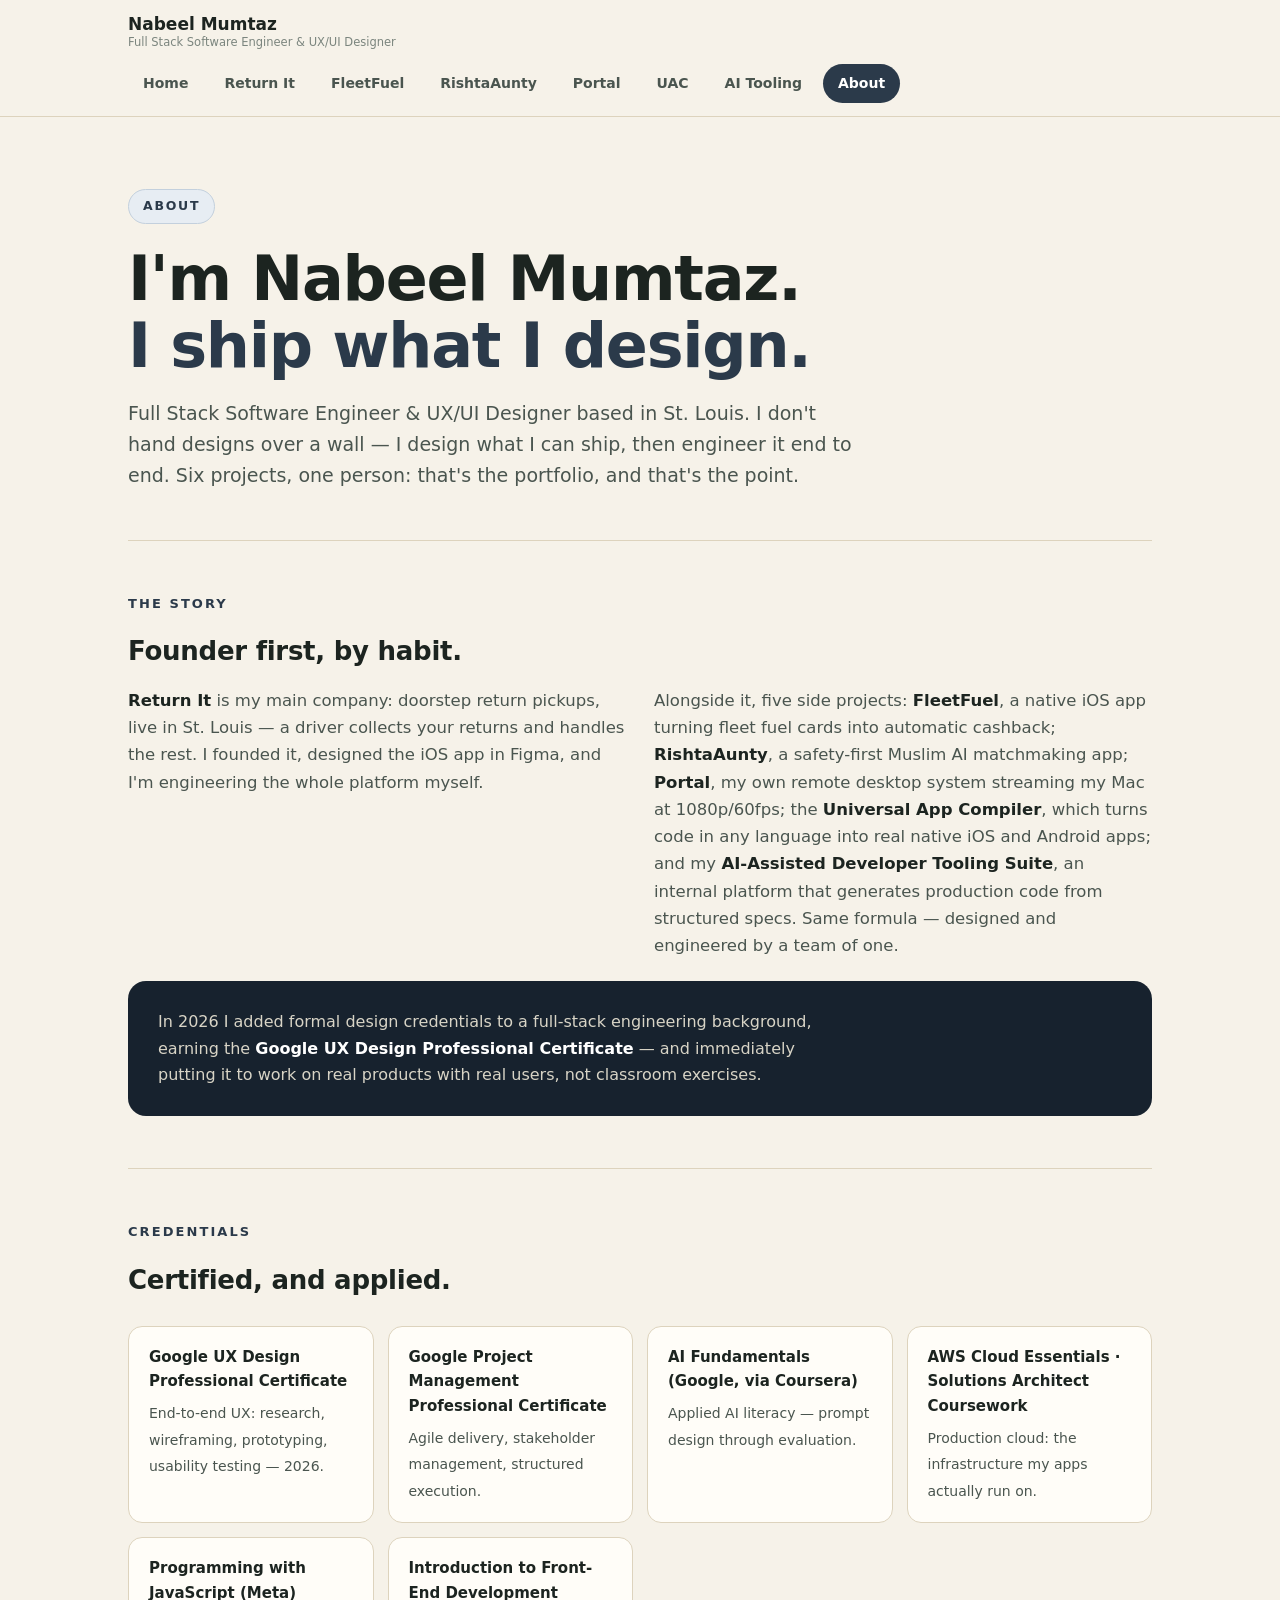
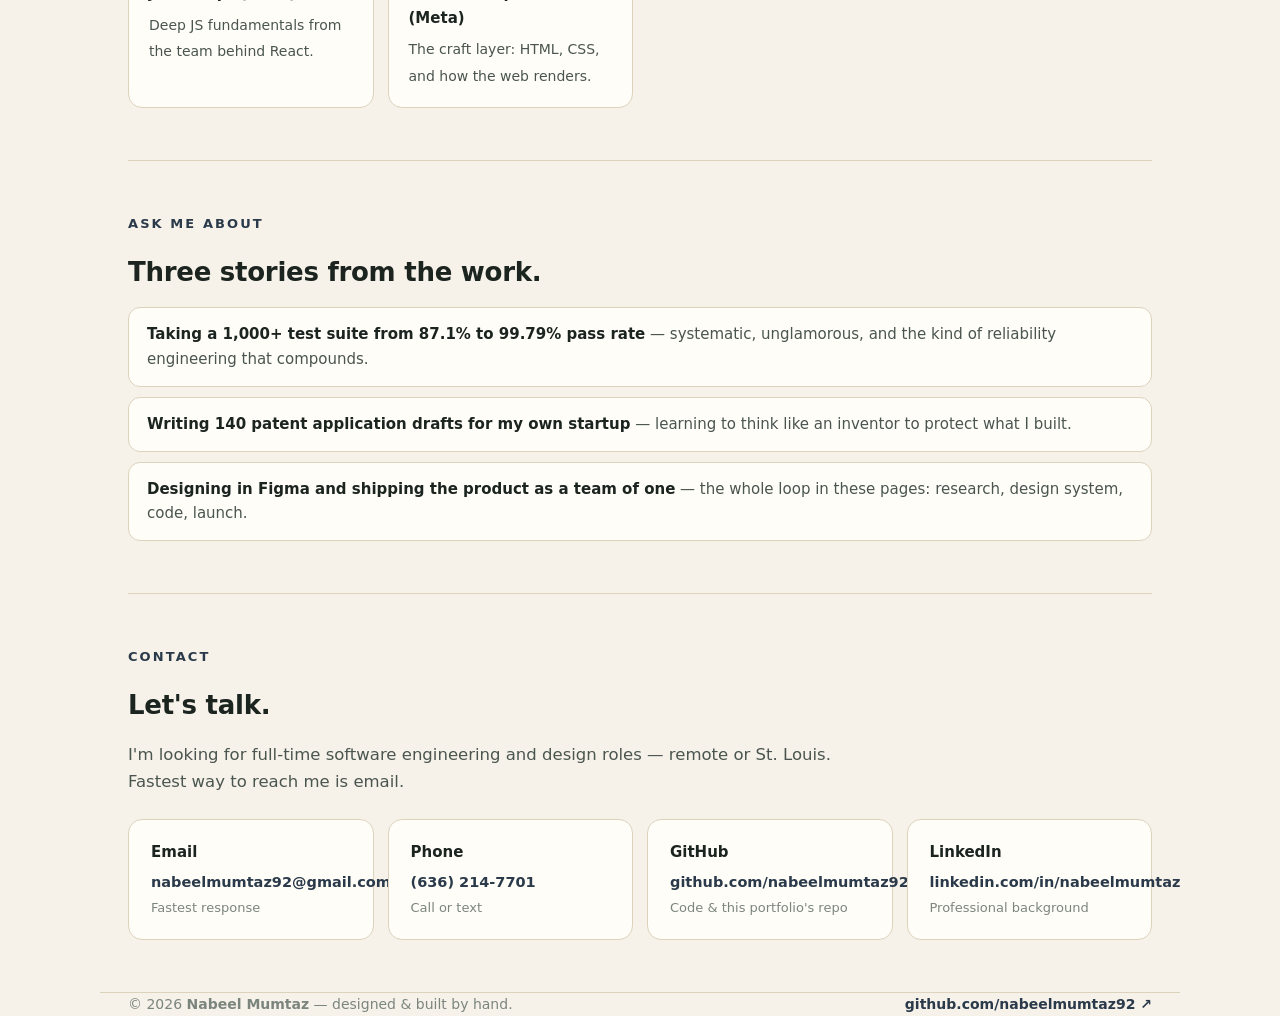
<file: about.html>
<!DOCTYPE html>
<html lang="en">
<head>
<meta charset="UTF-8">
<meta name="viewport" content="width=device-width, initial-scale=1.0">
<title>About | Nabeel Mumtaz</title>
<meta name="description" content="About Nabeel Mumtaz — Full Stack Software Engineer & UX/UI Designer, founder of Return It, FleetFuel, and RishtaAunty. Based in St. Louis.">
<style>
/* Shared portfolio styles — House Call base */
:root{
  --paper:#f6f2e9;
  --paper-deep:#efe8d8;
  --card:#fffdf8;
  --ink:#1c2420;
  --ink-soft:#4a554f;
  --ink-faint:#7b857e;
  --line:#ddd3bd;
  --accent:#2b3a4a;
  --accent-deep:#1b2634;
  --accent-soft:#e7edf3;
  --accent-line:#c3d0dd;
  --dark:#17222e;
  --radius:18px;
}
*{margin:0;padding:0;box-sizing:border-box}
body{
  font-family:"Avenir Next","Segoe UI",system-ui,-apple-system,sans-serif;
  background:var(--paper);
  color:var(--ink);
  line-height:1.65;
  -webkit-font-smoothing:antialiased;
}
.wrap{max-width:1080px;margin:0 auto;padding:0 28px}

/* ---------- nav ---------- */
.nav{
  position:sticky;top:0;z-index:50;
  background:var(--paper);
  border-bottom:1px solid var(--line);
}
.nav-inner{
  max-width:1080px;margin:0 auto;padding:13px 28px;
  display:flex;justify-content:space-between;align-items:center;gap:14px;flex-wrap:wrap;
}
.nav .brand{font-weight:800;font-size:17px;color:var(--ink);text-decoration:none;line-height:1.3}
.nav .brand small{display:block;font-weight:400;color:var(--ink-faint);font-size:11.5px}
.nav-links{display:flex;gap:6px;flex-wrap:wrap}
.nav-links a{
  font-size:14px;font-weight:600;color:var(--ink-soft);text-decoration:none;
  padding:8px 15px;border-radius:999px;
}
.nav-links a:hover{background:var(--accent-soft);color:var(--accent-deep)}
.nav-links a.active{background:var(--accent);color:#fff}

/* ---------- hero ---------- */
.hero{padding:72px 0 48px;text-align:left}
.kicker{
  display:inline-block;font-size:12.5px;font-weight:700;letter-spacing:.14em;text-transform:uppercase;
  color:var(--accent);background:var(--accent-soft);border:1px solid var(--accent-line);
  padding:6px 14px;border-radius:999px;margin-bottom:22px;
}
.hero h1{font-size:clamp(38px,5.4vw,62px);line-height:1.08;letter-spacing:-.02em;font-weight:800;max-width:16ch}
.hero h1 em{font-style:normal;color:var(--accent)}
.hero .lede{font-size:19px;color:var(--ink-soft);max-width:60ch;margin-top:18px}

/* ---------- sections ---------- */
section{padding:52px 0;border-top:1px solid var(--line)}
section h2{font-size:13px;font-weight:800;letter-spacing:.16em;text-transform:uppercase;color:var(--accent);margin-bottom:16px}
section h3{font-size:26px;letter-spacing:-.01em;margin-bottom:14px;font-weight:750}
section p{color:var(--ink-soft);max-width:68ch;margin-bottom:14px;font-size:16.5px}
section p strong{color:var(--ink)}
.two{display:grid;grid-template-columns:1fr 1fr;gap:28px}
@media(max-width:760px){.two{grid-template-columns:1fr}}

.callout{background:var(--dark);color:#f2efe6;border-radius:var(--radius);padding:28px 30px;margin-top:8px}
.callout p{color:#d8d4c6;margin:0;font-size:16px}
.callout p strong{color:#fff}

/* ---------- certs ---------- */
.feat-grid{display:grid;grid-template-columns:repeat(auto-fit,minmax(240px,1fr));gap:14px;margin-top:24px}
.feat{background:var(--card);border:1px solid var(--line);border-radius:14px;padding:18px 20px}
.feat b{display:block;margin-bottom:6px;font-size:15px}
.feat span{font-size:14px;color:var(--ink-soft)}

/* ---------- hooks ---------- */
.hooks{list-style:none;margin-top:6px;display:grid;gap:10px}
.hooks li{background:var(--card);border:1px solid var(--line);border-radius:12px;padding:14px 18px;font-size:15px;color:var(--ink-soft)}
.hooks li b{color:var(--ink)}

/* ---------- contact ---------- */
.contact-cards{display:grid;grid-template-columns:repeat(auto-fit,minmax(220px,1fr));gap:14px;margin-top:24px}
.contact-card{
  background:var(--card);border:1px solid var(--line);border-radius:14px;padding:20px 22px;
  text-decoration:none;color:var(--ink);display:block;transition:transform .15s ease;
}
.contact-card:hover{transform:translateY(-2px)}
.contact-card b{display:block;font-size:15px;margin-bottom:4px}
.contact-card span{font-size:14.5px;color:var(--accent);font-weight:600}
.contact-card small{display:block;font-size:13px;color:var(--ink-faint);margin-top:2px}

footer{
  border-top:1px solid var(--line);padding:34px 0 48px;display:flex;justify-content:space-between;
  align-items:center;flex-wrap:wrap;gap:12px;color:var(--ink-faint);font-size:14px;
}
footer a{color:var(--accent);font-weight:600;text-decoration:none}
footer a:hover{text-decoration:underline}

</style>
</head>
<body>

<nav class="nav">
  <div class="nav-inner">
    <a class="brand" href="index.html">Nabeel Mumtaz<small>Full Stack Software Engineer &amp; UX/UI Designer</small></a>
    <div class="nav-links">
      <a href="index.html">Home</a>
      <a href="returnit.html">Return It</a>
      <a href="fleetfuel.html">FleetFuel</a>
      <a href="rishtaaunty.html">RishtaAunty</a>
      <a href="portal.html">Portal</a>
      <a href="uac.html">UAC</a>
      <a href="ai-tooling.html">AI Tooling</a>
      <a href="about.html" class="active">About</a>
    </div>
  </div>
</nav>

<div class="wrap">
  <div class="hero">
    <span class="kicker">About</span>
    <h1>I'm Nabeel Mumtaz. <em>I ship what I design.</em></h1>
    <p class="lede">Full Stack Software Engineer &amp; UX/UI Designer based in St. Louis. I don't hand designs over a wall — I design what I can ship, then engineer it end to end. Six projects, one person: that's the portfolio, and that's the point.</p>
  </div>

  <section>
    <h2>The story</h2>
    <h3>Founder first, by habit.</h3>
    <div class="two">
      <div>
        <p><strong>Return It</strong> is my main company: doorstep return pickups, live in St. Louis — a driver collects your returns and handles the rest. I founded it, designed the iOS app in Figma, and I'm engineering the whole platform myself.</p>
      </div>
      <div>
        <p>Alongside it, five side projects: <strong>FleetFuel</strong>, a native iOS app turning fleet fuel cards into automatic cashback; <strong>RishtaAunty</strong>, a safety-first Muslim AI matchmaking app; <strong>Portal</strong>, my own remote desktop system streaming my Mac at 1080p/60fps; the <strong>Universal App Compiler</strong>, which turns code in any language into real native iOS and Android apps; and my <strong>AI-Assisted Developer Tooling Suite</strong>, an internal platform that generates production code from structured specs. Same formula — designed and engineered by a team of one.</p>
      </div>
    </div>
    <div class="callout">
      <p>In 2026 I added formal design credentials to a full-stack engineering background, earning the <strong>Google UX Design Professional Certificate</strong> — and immediately putting it to work on real products with real users, not classroom exercises.</p>
    </div>
  </section>

  <section>
    <h2>Credentials</h2>
    <h3>Certified, and applied.</h3>
    <div class="feat-grid">
      <div class="feat"><b>Google UX Design Professional Certificate</b><span>End-to-end UX: research, wireframing, prototyping, usability testing — 2026.</span></div>
      <div class="feat"><b>Google Project Management Professional Certificate</b><span>Agile delivery, stakeholder management, structured execution.</span></div>
      <div class="feat"><b>AI Fundamentals (Google, via Coursera)</b><span>Applied AI literacy — prompt design through evaluation.</span></div>
      <div class="feat"><b>AWS Cloud Essentials · Solutions Architect Coursework</b><span>Production cloud: the infrastructure my apps actually run on.</span></div>
      <div class="feat"><b>Programming with JavaScript (Meta)</b><span>Deep JS fundamentals from the team behind React.</span></div>
      <div class="feat"><b>Introduction to Front-End Development (Meta)</b><span>The craft layer: HTML, CSS, and how the web renders.</span></div>
    </div>
  </section>

  <section>
    <h2>Ask me about</h2>
    <h3>Three stories from the work.</h3>
    <ul class="hooks">
      <li><b>Taking a 1,000+ test suite from 87.1% to 99.79% pass rate</b> — systematic, unglamorous, and the kind of reliability engineering that compounds.</li>
      <li><b>Writing 140 patent application drafts for my own startup</b> — learning to think like an inventor to protect what I built.</li>
      <li><b>Designing in Figma and shipping the product as a team of one</b> — the whole loop in these pages: research, design system, code, launch.</li>
    </ul>
  </section>

  <section>
    <h2>Contact</h2>
    <h3>Let's talk.</h3>
    <p>I'm looking for full-time software engineering and design roles — remote or St. Louis. Fastest way to reach me is email.</p>
    <div class="contact-cards">
      <a class="contact-card" href="mailto:nabeelmumtaz92@gmail.com">
        <b>Email</b><span>nabeelmumtaz92@gmail.com</span><small>Fastest response</small>
      </a>
      <a class="contact-card" href="tel:+16362147701">
        <b>Phone</b><span>(636) 214-7701</span><small>Call or text</small>
      </a>
      <a class="contact-card" href="https://github.com/nabeelmumtaz92" target="_blank" rel="noopener">
        <b>GitHub</b><span>github.com/nabeelmumtaz92</span><small>Code &amp; this portfolio's repo</small>
      </a>
      <a class="contact-card" href="https://www.linkedin.com/in/nabeelmumtaz" target="_blank" rel="noopener">
        <b>LinkedIn</b><span>linkedin.com/in/nabeelmumtaz</span><small>Professional background</small>
      </a>
    </div>
  </section>
</div>

<footer class="wrap">
  <div>© 2026 <b>Nabeel Mumtaz</b> — designed &amp; built by hand.</div>
  <div><a href="https://github.com/nabeelmumtaz92" target="_blank" rel="noopener">github.com/nabeelmumtaz92 ↗</a></div>
</footer>

</body>
</html>
</file>
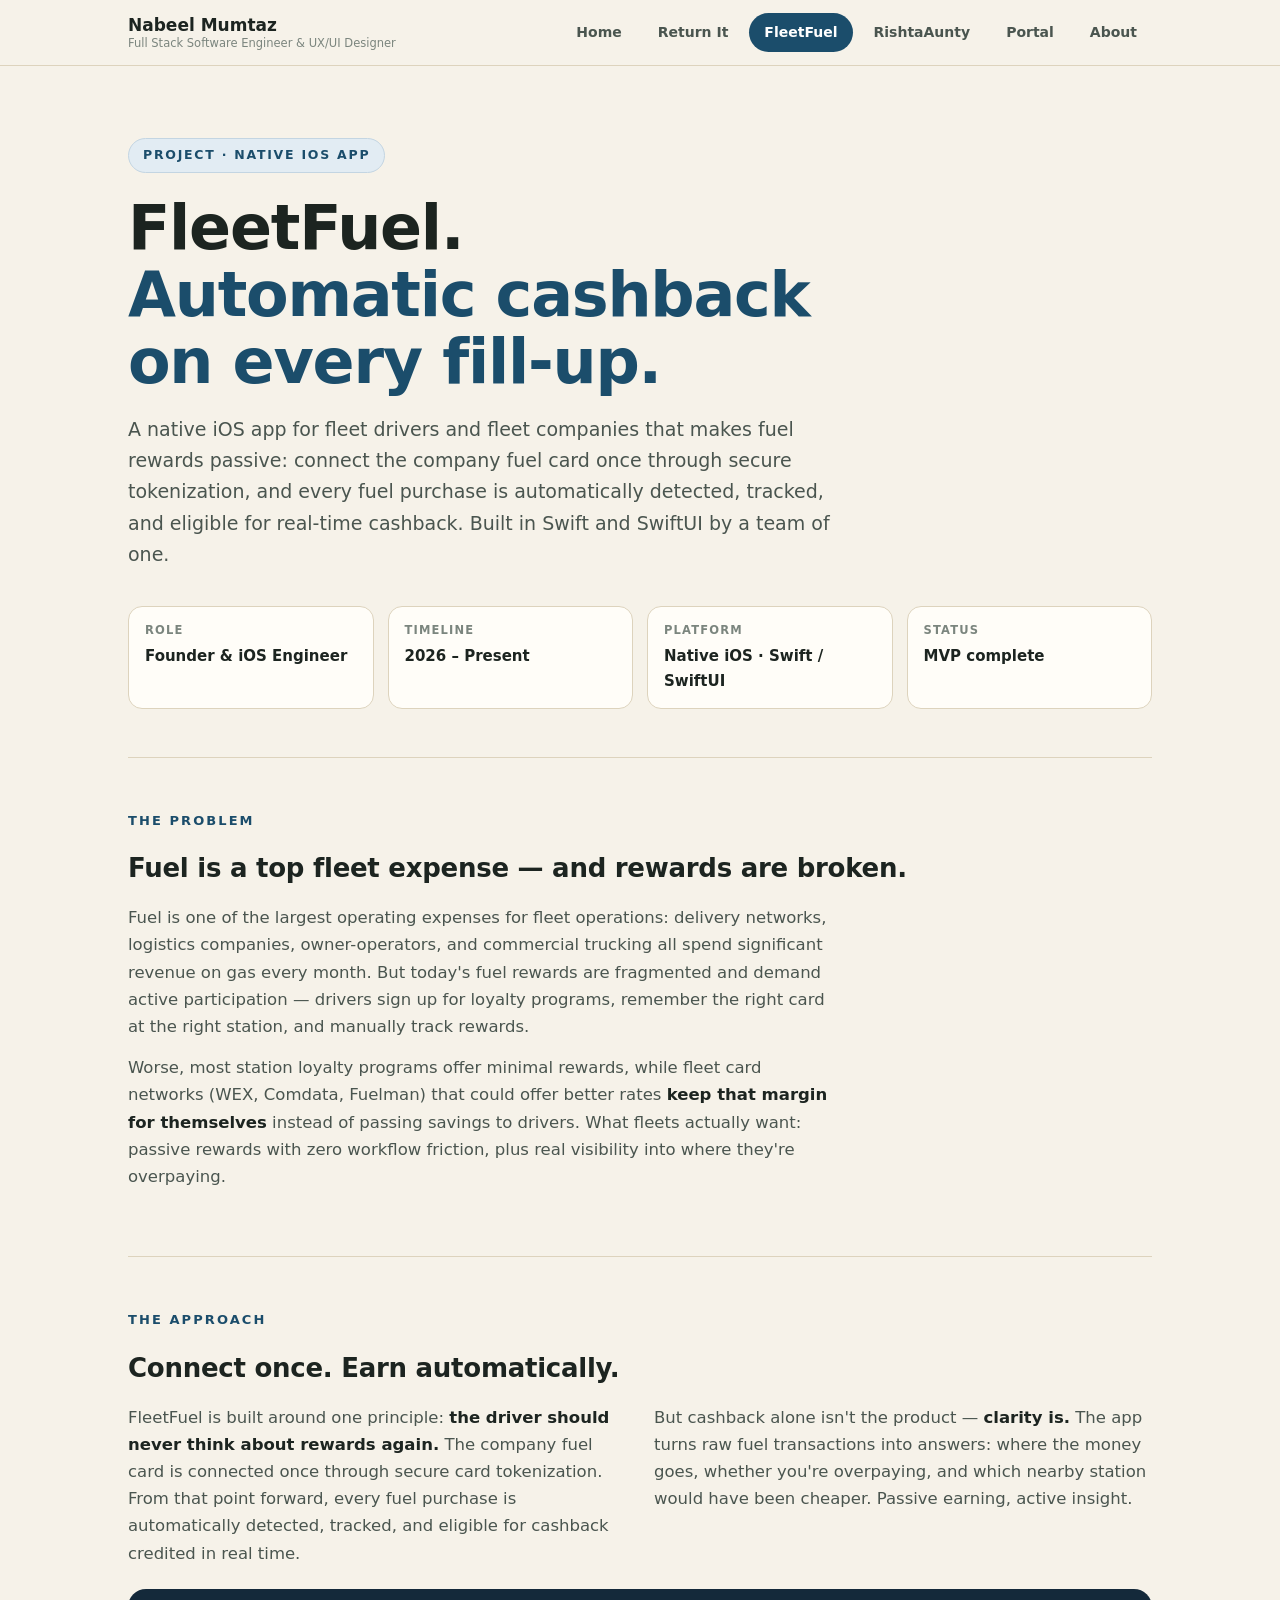
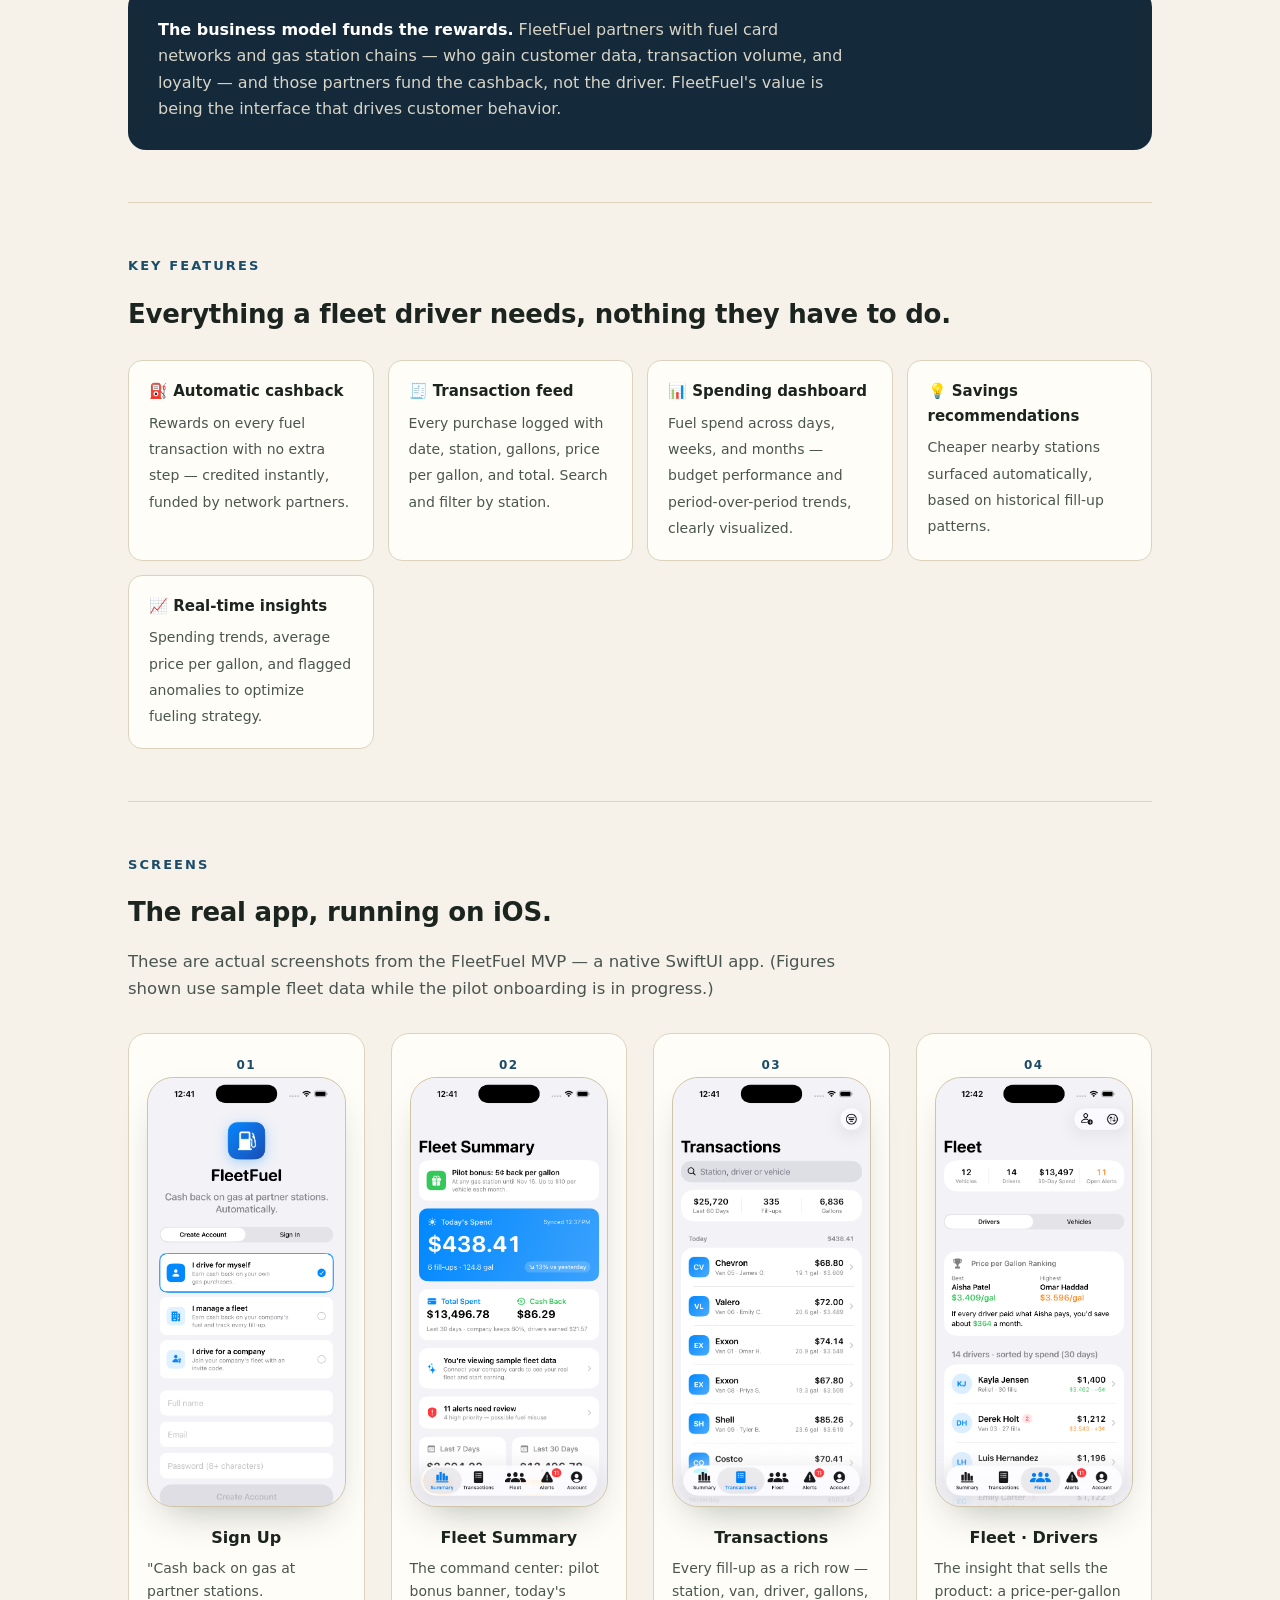
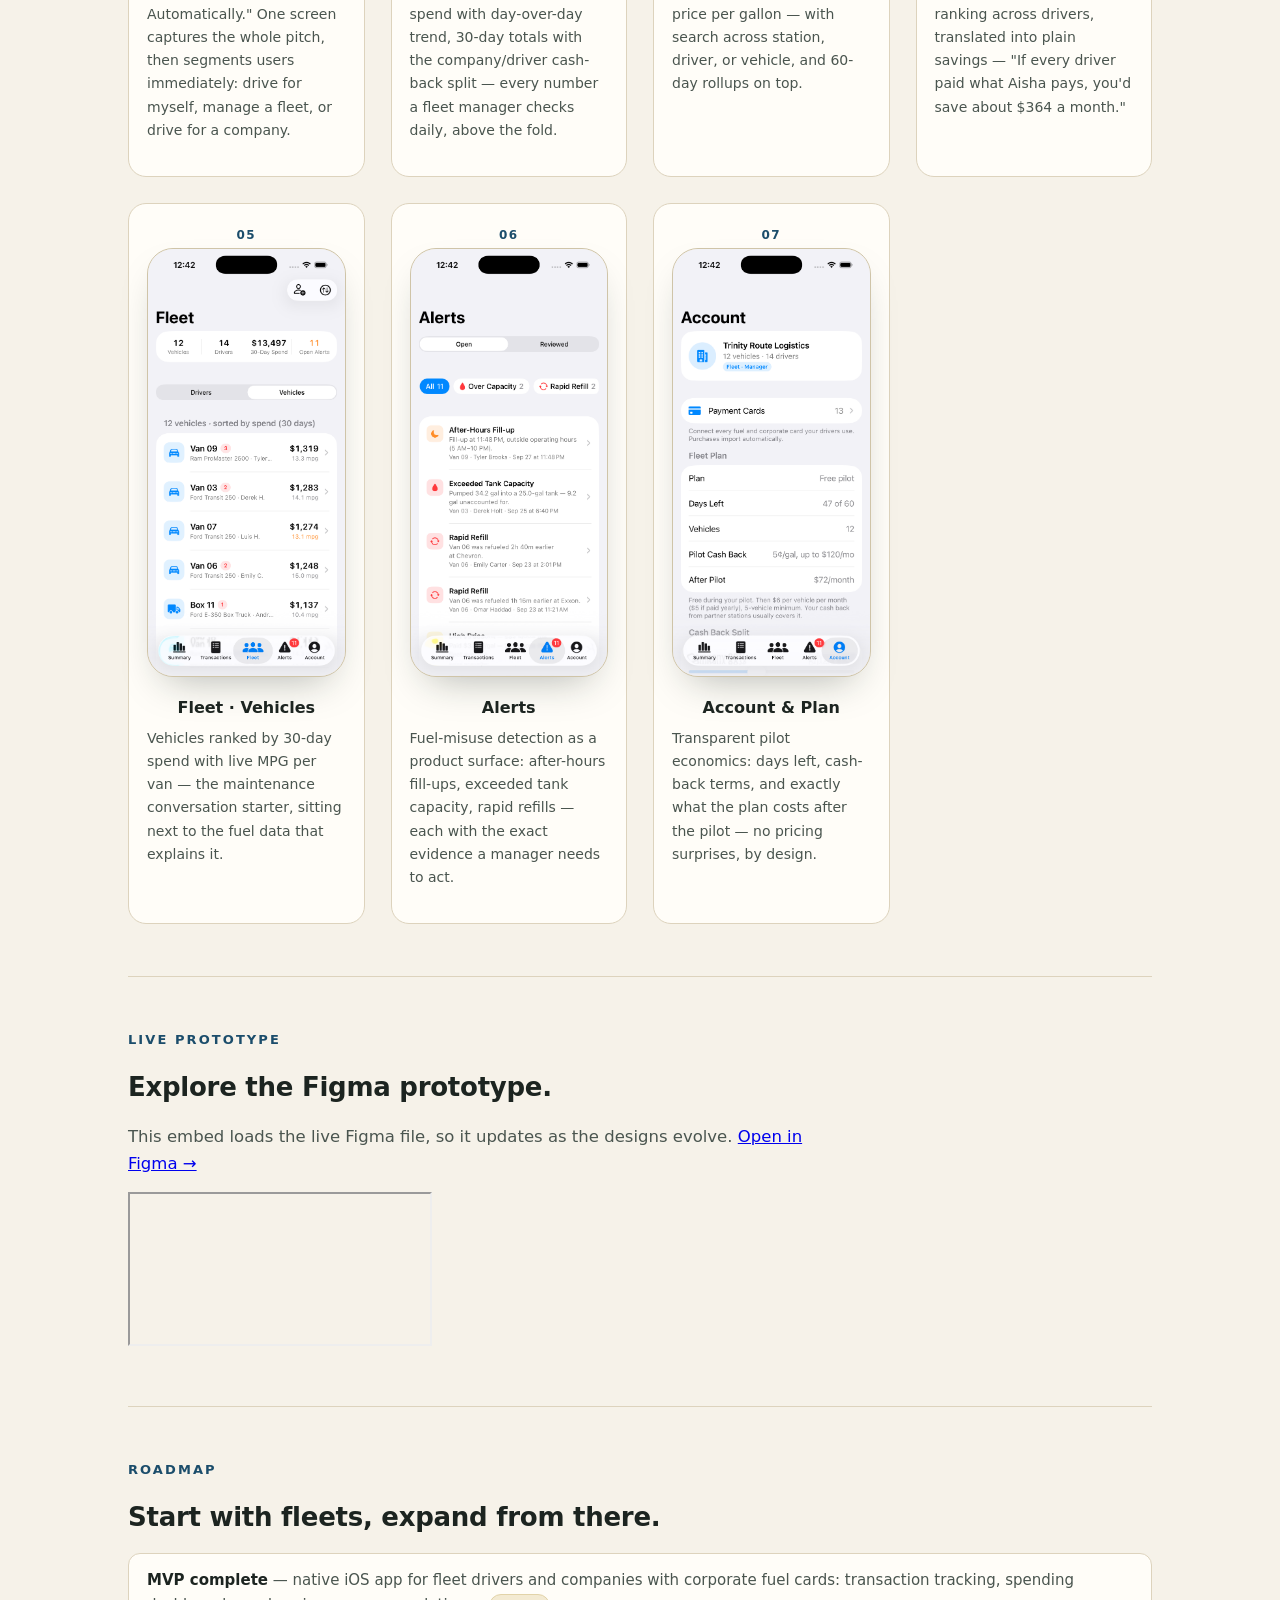
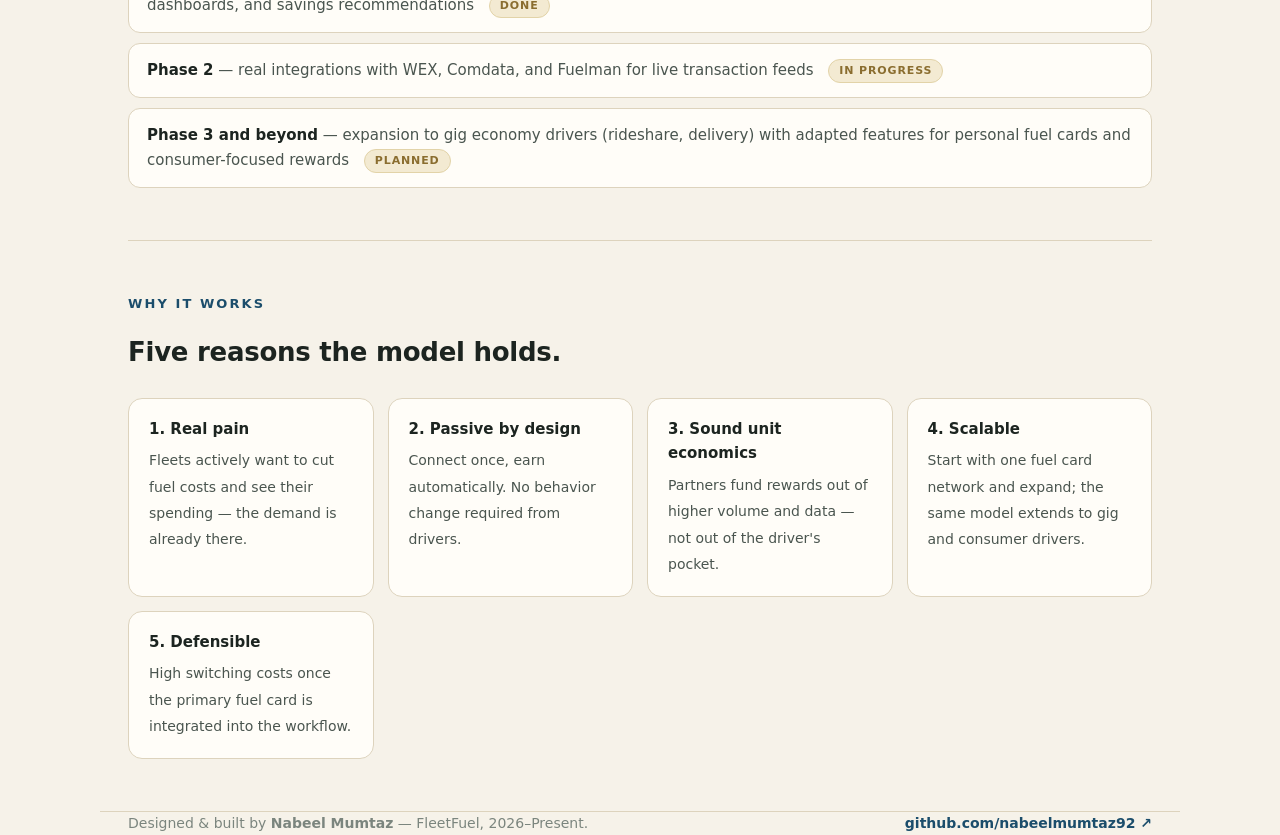
<file: fleetfuel.html>
<!DOCTYPE html>
<html lang="en">
<head>
<meta charset="UTF-8">
<meta name="viewport" content="width=device-width, initial-scale=1.0">
<title>FleetFuel — Project | Nabeel Mumtaz</title>
<meta name="description" content="FleetFuel: a native iOS app delivering automatic cashback on fuel purchases for fleet drivers. Designed and engineered by Nabeel Mumtaz.">
<style>
/* Shared portfolio styles — House Call base, per-page accents via body class */
:root{
  --paper:#f6f2e9;
  --paper-deep:#efe8d8;
  --card:#fffdf8;
  --ink:#1c2420;
  --ink-soft:#4a554f;
  --ink-faint:#7b857e;
  --line:#ddd3bd;
  --accent:#1e4d38;
  --accent-deep:#143526;
  --accent-soft:#e4ecdf;
  --accent-line:#cdd9c6;
  --dark:#1b2b22;
  --radius:18px;
}
body.fleetfuel{
  --accent:#1b4d6b;
  --accent-deep:#12334a;
  --accent-soft:#e2ecf3;
  --accent-line:#c3d5e2;
  --dark:#14293a;
}
body.rishtaaunty{
  --paper:#f8f3ea;
  --paper-deep:#f1e8d8;
  --line:#e3d6bd;
  --accent:#8b2c2c;
  --accent-deep:#651f1f;
  --accent-soft:#f7e6e9;
  --accent-line:#e3c2c8;
  --dark:#3a2020;
}
*{margin:0;padding:0;box-sizing:border-box}
body{
  font-family:"Avenir Next","Segoe UI",system-ui,-apple-system,sans-serif;
  background:var(--paper);
  color:var(--ink);
  line-height:1.65;
  -webkit-font-smoothing:antialiased;
}
.wrap{max-width:1080px;margin:0 auto;padding:0 28px}

/* ---------- nav ---------- */
.nav{
  position:sticky;top:0;z-index:50;
  background:var(--paper);
  border-bottom:1px solid var(--line);
}
.nav-inner{
  max-width:1080px;margin:0 auto;padding:13px 28px;
  display:flex;justify-content:space-between;align-items:center;gap:14px;flex-wrap:wrap;
}
.nav .brand{font-weight:800;font-size:17px;color:var(--ink);text-decoration:none;line-height:1.3}
.nav .brand small{display:block;font-weight:400;color:var(--ink-faint);font-size:11.5px}
.nav-links{display:flex;gap:6px;flex-wrap:wrap}
.nav-links a{
  font-size:14px;font-weight:600;color:var(--ink-soft);text-decoration:none;
  padding:8px 15px;border-radius:999px;
}
.nav-links a:hover{background:var(--accent-soft);color:var(--accent-deep)}
.nav-links a.active{background:var(--accent);color:#fff}

/* ---------- hero ---------- */
.hero{padding:72px 0 48px;text-align:left}
.kicker{
  display:inline-block;font-size:12.5px;font-weight:700;letter-spacing:.14em;text-transform:uppercase;
  color:var(--accent);background:var(--accent-soft);border:1px solid var(--accent-line);
  padding:6px 14px;border-radius:999px;margin-bottom:22px;
}
.hero h1{font-size:clamp(38px,5.4vw,62px);line-height:1.08;letter-spacing:-.02em;font-weight:800;max-width:16ch}
.hero h1 em{font-style:normal;color:var(--accent)}
.hero .lede{font-size:19px;color:var(--ink-soft);max-width:60ch;margin-top:18px}
.meta{display:grid;grid-template-columns:repeat(auto-fit,minmax(160px,1fr));gap:14px;margin-top:36px}
.meta div{background:var(--card);border:1px solid var(--line);border-radius:14px;padding:14px 16px}
.meta dt{font-size:11.5px;font-weight:700;letter-spacing:.1em;text-transform:uppercase;color:var(--ink-faint)}
.meta dd{font-size:15px;font-weight:600;margin-top:4px}

/* ---------- sections ---------- */
section{padding:52px 0;border-top:1px solid var(--line)}
section h2{font-size:13px;font-weight:800;letter-spacing:.16em;text-transform:uppercase;color:var(--accent);margin-bottom:16px}
section h3{font-size:26px;letter-spacing:-.01em;margin-bottom:14px;font-weight:750}
section p{color:var(--ink-soft);max-width:68ch;margin-bottom:14px;font-size:16.5px}
section p strong{color:var(--ink)}
.two{display:grid;grid-template-columns:1fr 1fr;gap:28px}
@media(max-width:760px){.two{grid-template-columns:1fr}}

.callout{background:var(--dark);color:#f2efe6;border-radius:var(--radius);padding:28px 30px;margin-top:8px}
.callout p{color:#d8d4c6;margin:0;font-size:16px}
.callout p strong{color:#fff}

/* ---------- home project cards ---------- */
.cards{display:grid;grid-template-columns:repeat(auto-fit,minmax(280px,1fr));gap:22px;margin-top:34px}
.card{
  background:var(--card);border:1px solid var(--line);border-radius:var(--radius);
  padding:28px;display:flex;flex-direction:column;position:relative;overflow:hidden;
}
.card::before{content:"";position:absolute;top:0;left:0;right:0;height:5px;background:var(--card-accent,var(--accent))}
.card .status{
  display:inline-block;align-self:flex-start;font-size:11.5px;font-weight:700;letter-spacing:.1em;text-transform:uppercase;
  color:var(--card-accent,var(--accent));background:var(--accent-soft);border:1px solid var(--accent-line);
  border-radius:999px;padding:4px 12px;margin-bottom:16px;
}
.card h3{font-size:24px;margin-bottom:10px;font-weight:750}
.card p{font-size:15px;color:var(--ink-soft);margin-bottom:14px}
.card .stack{font-size:13px;color:var(--ink-faint);margin-bottom:22px}
.card a.cta{
  margin-top:auto;align-self:flex-start;font-size:14.5px;font-weight:700;color:#fff;text-decoration:none;
  background:var(--card-accent,var(--accent));padding:10px 20px;border-radius:999px;
}
.card a.cta:hover{background:var(--accent-deep)}

/* ---------- screens ---------- */
.screens{display:grid;grid-template-columns:repeat(auto-fit,minmax(230px,1fr));gap:26px;margin-top:30px}
.screen-card{
  background:var(--card);border:1px solid var(--line);border-radius:var(--radius);
  padding:22px 18px 24px;display:flex;flex-direction:column;align-items:center;
}
.phone{
  width:100%;max-width:250px;border-radius:26px;overflow:hidden;
  box-shadow:0 18px 40px -18px rgba(20,35,28,.35);border:1px solid #cfc4a8;background:var(--paper-deep);
}
.phone img{display:block;width:100%;height:auto}
.phone.placeholder{
  aspect-ratio:445/900;display:flex;flex-direction:column;align-items:center;justify-content:center;
  border:2px dashed #c9bfa4;color:var(--ink-faint);font-size:13.5px;text-align:center;padding:20px;gap:8px;
}
.phone.placeholder .dot{
  width:44px;height:44px;border-radius:50%;background:#e7dfcb;
  display:flex;align-items:center;justify-content:center;font-size:20px;
}
.screen-card h4{font-size:16px;margin:18px 0 6px;font-weight:750}
.screen-card .num{font-size:12px;font-weight:800;color:var(--accent);letter-spacing:.12em;margin-bottom:2px}
.screen-card p{font-size:14px;color:var(--ink-soft);margin-bottom:10px;text-align:left;width:100%}
.screen-card .decision{
  background:var(--accent-soft);border:1px solid var(--accent-line);border-radius:12px;
  padding:10px 13px;font-size:13px;color:var(--ink);width:100%;
}
.screen-card .decision b{
  display:block;font-size:11px;letter-spacing:.1em;text-transform:uppercase;
  color:var(--accent);margin-bottom:3px;
}

/* ---------- feature lists ---------- */
.feat-grid{display:grid;grid-template-columns:repeat(auto-fit,minmax(240px,1fr));gap:14px;margin-top:24px}
.feat{background:var(--card);border:1px solid var(--line);border-radius:14px;padding:18px 20px}
.feat b{display:block;margin-bottom:6px;font-size:15px}
.feat span{font-size:14px;color:var(--ink-soft)}

/* ---------- design system ---------- */
.swatches{display:grid;grid-template-columns:repeat(auto-fit,minmax(150px,1fr));gap:14px;margin-top:22px}
.swatch{border-radius:14px;overflow:hidden;border:1px solid var(--line);background:var(--card)}
.swatch .chip{height:86px}
.swatch .lbl{padding:10px 13px;font-size:13px}
.swatch .lbl b{display:block;font-size:13.5px}
.swatch .lbl span{color:var(--ink-faint);font-family:ui-monospace,Menlo,monospace;font-size:12px}
.principles{margin-top:26px;display:grid;grid-template-columns:repeat(auto-fit,minmax(240px,1fr));gap:14px}
.principle{background:var(--card);border:1px solid var(--line);border-radius:14px;padding:18px 20px}
.principle b{display:block;margin-bottom:6px;font-size:15px}
.principle span{font-size:14px;color:var(--ink-soft)}

/* ---------- what's next ---------- */
.next-list{list-style:none;margin-top:6px;display:grid;gap:10px}
.next-list li{background:var(--card);border:1px solid var(--line);border-radius:12px;padding:14px 18px;font-size:15px;color:var(--ink-soft)}
.next-list li b{color:var(--ink)}
.next-list li .tag{
  display:inline-block;font-size:11px;font-weight:700;letter-spacing:.08em;text-transform:uppercase;
  color:#8a6d2f;background:#f3ead2;border:1px solid #e2d3a8;border-radius:999px;
  padding:2px 10px;margin-left:10px;vertical-align:1px;
}

/* ---------- outcomes ---------- */
.stats{display:grid;grid-template-columns:repeat(auto-fit,minmax(180px,1fr));gap:14px;margin-top:24px}
.stat{background:var(--dark);color:#f2efe6;border-radius:14px;padding:20px}
.stat .n{font-size:30px;font-weight:800;letter-spacing:-.02em}
.stat .t{font-size:13.5px;color:#cfccc0;margin-top:4px}

footer{
  border-top:1px solid var(--line);padding:34px 0 48px;display:flex;justify-content:space-between;
  align-items:center;flex-wrap:wrap;gap:12px;color:var(--ink-faint);font-size:14px;
}
footer a{color:var(--accent);font-weight:600;text-decoration:none}
footer a:hover{text-decoration:underline}

</style>
</head>
<body class="fleetfuel">

<nav class="nav">
  <div class="nav-inner">
    <a class="brand" href="index.html">Nabeel Mumtaz<small>Full Stack Software Engineer &amp; UX/UI Designer</small></a>
    <div class="nav-links">
      <a href="index.html">Home</a>
      <a href="returnit.html">Return It</a>
      <a href="fleetfuel.html" class="active">FleetFuel</a>
      <a href="rishtaaunty.html">RishtaAunty</a>
      <a href="portal.html">Portal</a>
      <a href="about.html">About</a>
    </div>
  </div>
</nav>

<div class="wrap">
  <div class="hero">
    <span class="kicker">Project · Native iOS App</span>
    <h1>FleetFuel. <em>Automatic cashback on every fill-up.</em></h1>
    <p class="lede">A native iOS app for fleet drivers and fleet companies that makes fuel rewards passive: connect the company fuel card once through secure tokenization, and every fuel purchase is automatically detected, tracked, and eligible for real-time cashback. Built in Swift and SwiftUI by a team of one.</p>
    <dl class="meta">
      <div><dt>Role</dt><dd>Founder &amp; iOS Engineer</dd></div>
      <div><dt>Timeline</dt><dd>2026 – Present</dd></div>
      <div><dt>Platform</dt><dd>Native iOS · Swift / SwiftUI</dd></div>
      <div><dt>Status</dt><dd>MVP complete</dd></div>
    </dl>
  </div>

  <section>
    <h2>The problem</h2>
    <h3>Fuel is a top fleet expense — and rewards are broken.</h3>
    <p>Fuel is one of the largest operating expenses for fleet operations: delivery networks, logistics companies, owner-operators, and commercial trucking all spend significant revenue on gas every month. But today's fuel rewards are fragmented and demand active participation — drivers sign up for loyalty programs, remember the right card at the right station, and manually track rewards.</p>
    <p>Worse, most station loyalty programs offer minimal rewards, while fleet card networks (WEX, Comdata, Fuelman) that could offer better rates <strong>keep that margin for themselves</strong> instead of passing savings to drivers. What fleets actually want: passive rewards with zero workflow friction, plus real visibility into where they're overpaying.</p>
  </section>

  <section>
    <h2>The approach</h2>
    <h3>Connect once. Earn automatically.</h3>
    <div class="two">
      <div>
        <p>FleetFuel is built around one principle: <strong>the driver should never think about rewards again.</strong> The company fuel card is connected once through secure card tokenization. From that point forward, every fuel purchase is automatically detected, tracked, and eligible for cashback credited in real time.</p>
      </div>
      <div>
        <p>But cashback alone isn't the product — <strong>clarity is.</strong> The app turns raw fuel transactions into answers: where the money goes, whether you're overpaying, and which nearby station would have been cheaper. Passive earning, active insight.</p>
      </div>
    </div>
    <div class="callout">
      <p><strong>The business model funds the rewards.</strong> FleetFuel partners with fuel card networks and gas station chains — who gain customer data, transaction volume, and loyalty — and those partners fund the cashback, not the driver. FleetFuel's value is being the interface that drives customer behavior.</p>
    </div>
  </section>

  <section>
    <h2>Key features</h2>
    <h3>Everything a fleet driver needs, nothing they have to do.</h3>
    <div class="feat-grid">
      <div class="feat"><b>⛽ Automatic cashback</b><span>Rewards on every fuel transaction with no extra step — credited instantly, funded by network partners.</span></div>
      <div class="feat"><b>🧾 Transaction feed</b><span>Every purchase logged with date, station, gallons, price per gallon, and total. Search and filter by station.</span></div>
      <div class="feat"><b>📊 Spending dashboard</b><span>Fuel spend across days, weeks, and months — budget performance and period-over-period trends, clearly visualized.</span></div>
      <div class="feat"><b>💡 Savings recommendations</b><span>Cheaper nearby stations surfaced automatically, based on historical fill-up patterns.</span></div>
      <div class="feat"><b>📈 Real-time insights</b><span>Spending trends, average price per gallon, and flagged anomalies to optimize fueling strategy.</span></div>
    </div>
  </section>

  <section>
    <h2>Screens</h2>
    <h3>The real app, running on iOS.</h3>
    <p>These are actual screenshots from the FleetFuel MVP — a native SwiftUI app. (Figures shown use sample fleet data while the pilot onboarding is in progress.)</p>
    <div class="screens">
      <div class="screen-card">
        <div class="num">01</div>
        <div class="phone"><img src="screens/fleetfuel-signup.png" alt="FleetFuel sign-up screen"></div>
        <h4>Sign Up</h4>
        <p>"Cash back on gas at partner stations. Automatically." One screen captures the whole pitch, then segments users immediately: drive for myself, manage a fleet, or drive for a company.</p>
      </div>
      <div class="screen-card">
        <div class="num">02</div>
        <div class="phone"><img src="screens/fleetfuel-summary.png" alt="FleetFuel fleet summary screen"></div>
        <h4>Fleet Summary</h4>
        <p>The command center: pilot bonus banner, today's spend with day-over-day trend, 30-day totals with the company/driver cash-back split — every number a fleet manager checks daily, above the fold.</p>
      </div>
      <div class="screen-card">
        <div class="num">03</div>
        <div class="phone"><img src="screens/fleetfuel-transactions.png" alt="FleetFuel transactions screen"></div>
        <h4>Transactions</h4>
        <p>Every fill-up as a rich row — station, van, driver, gallons, price per gallon — with search across station, driver, or vehicle, and 60-day rollups on top.</p>
      </div>
      <div class="screen-card">
        <div class="num">04</div>
        <div class="phone"><img src="screens/fleetfuel-fleet-drivers.png" alt="FleetFuel fleet drivers screen"></div>
        <h4>Fleet · Drivers</h4>
        <p>The insight that sells the product: a price-per-gallon ranking across drivers, translated into plain savings — "If every driver paid what Aisha pays, you'd save about $364 a month."</p>
      </div>
      <div class="screen-card">
        <div class="num">05</div>
        <div class="phone"><img src="screens/fleetfuel-fleet-vehicles.png" alt="FleetFuel fleet vehicles screen"></div>
        <h4>Fleet · Vehicles</h4>
        <p>Vehicles ranked by 30-day spend with live MPG per van — the maintenance conversation starter, sitting next to the fuel data that explains it.</p>
      </div>
      <div class="screen-card">
        <div class="num">06</div>
        <div class="phone"><img src="screens/fleetfuel-alerts.png" alt="FleetFuel alerts screen"></div>
        <h4>Alerts</h4>
        <p>Fuel-misuse detection as a product surface: after-hours fill-ups, exceeded tank capacity, rapid refills — each with the exact evidence a manager needs to act.</p>
      </div>
      <div class="screen-card">
        <div class="num">07</div>
        <div class="phone"><img src="screens/fleetfuel-account.png" alt="FleetFuel account screen"></div>
        <h4>Account &amp; Plan</h4>
        <p>Transparent pilot economics: days left, cash-back terms, and exactly what the plan costs after the pilot — no pricing surprises, by design.</p>
      </div>
    </div>
  </section>

  <section>
    <h2>Live prototype</h2>
    <h3>Explore the Figma prototype.</h3>
    <p>This embed loads the live Figma file, so it updates as the designs evolve. <a href="https://www.figma.com/make/aEy9CZgIDOBxddz3BbZ8Ww/FleetFuel-Screen-Prompts?t=MayEHXSZHb18TLYM-0" target="_blank" rel="noopener">Open in Figma &rarr;</a></p>
    <div class="figma-embed">
      <iframe src="https://www.figma.com/embed?embed_host=share&url=https%3A%2F%2Fwww.figma.com%2Fmake%2FaEy9CZgIDOBxddz3BbZ8Ww%2FFleetFuel-Screen-Prompts%3Ft%3DMayEHXSZHb18TLYM-0" allowfullscreen loading="lazy" title="FleetFuel Figma prototype"></iframe>
    </div>
  </section>

  <section>
    <h2>Roadmap</h2>
    <h3>Start with fleets, expand from there.</h3>
    <ul class="next-list">
      <li><b>MVP complete</b> — native iOS app for fleet drivers and companies with corporate fuel cards: transaction tracking, spending dashboards, and savings recommendations <span class="tag">Done</span></li>
      <li><b>Phase 2</b> — real integrations with WEX, Comdata, and Fuelman for live transaction feeds <span class="tag">In progress</span></li>
      <li><b>Phase 3 and beyond</b> — expansion to gig economy drivers (rideshare, delivery) with adapted features for personal fuel cards and consumer-focused rewards <span class="tag">Planned</span></li>
    </ul>
  </section>

  <section>
    <h2>Why it works</h2>
    <h3>Five reasons the model holds.</h3>
    <div class="feat-grid">
      <div class="feat"><b>1. Real pain</b><span>Fleets actively want to cut fuel costs and see their spending — the demand is already there.</span></div>
      <div class="feat"><b>2. Passive by design</b><span>Connect once, earn automatically. No behavior change required from drivers.</span></div>
      <div class="feat"><b>3. Sound unit economics</b><span>Partners fund rewards out of higher volume and data — not out of the driver's pocket.</span></div>
      <div class="feat"><b>4. Scalable</b><span>Start with one fuel card network and expand; the same model extends to gig and consumer drivers.</span></div>
      <div class="feat"><b>5. Defensible</b><span>High switching costs once the primary fuel card is integrated into the workflow.</span></div>
    </div>
  </section>

</div>

<footer class="wrap">
  <div>Designed &amp; built by <b>Nabeel Mumtaz</b> — FleetFuel, 2026–Present.</div>
  <div><a href="https://github.com/nabeelmumtaz92" target="_blank" rel="noopener">github.com/nabeelmumtaz92 ↗</a></div>
</footer>

</body>
</html>
</file>
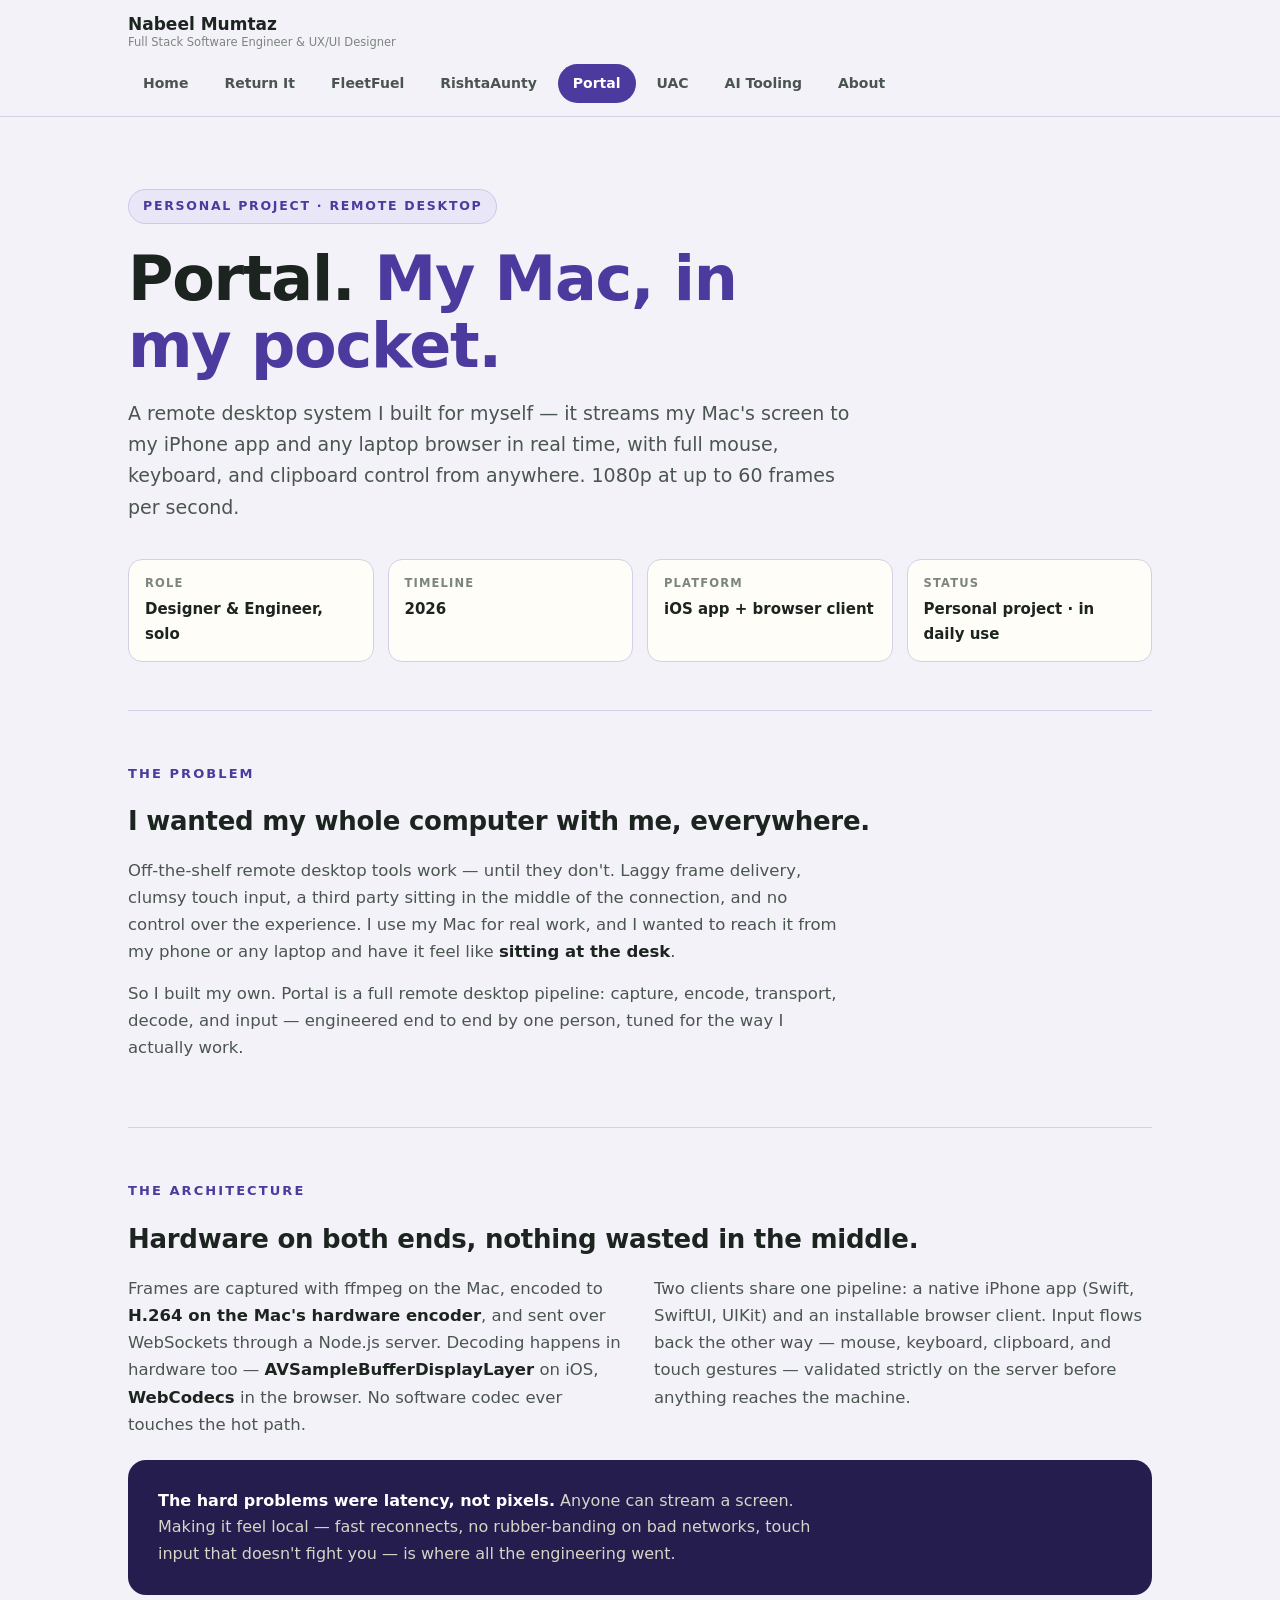
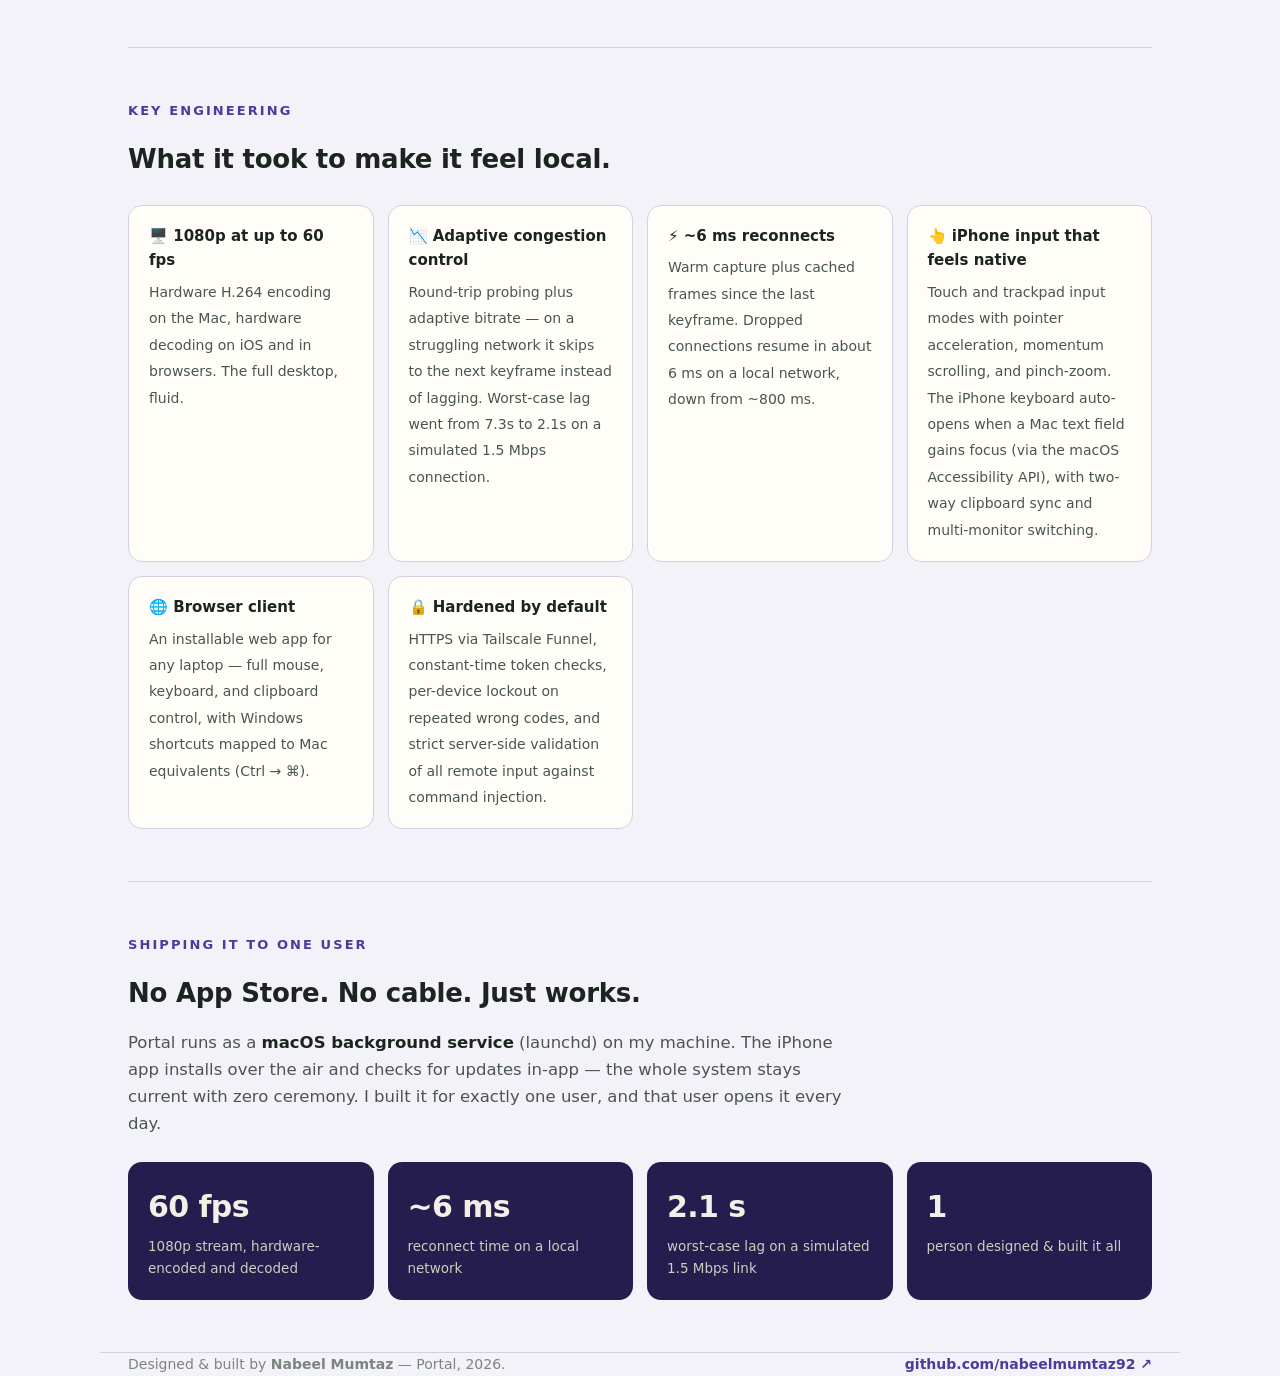
<file: portal.html>
<!DOCTYPE html>
<html lang="en">
<head>
<meta charset="UTF-8">
<meta name="viewport" content="width=device-width, initial-scale=1.0">
<title>Portal — Remote Desktop System | Nabeel Mumtaz</title>
<meta name="description" content="Portal: a personal remote desktop system streaming a Mac to an iPhone app and browser clients at 1080p/60fps. Designed and engineered by Nabeel Mumtaz.">
<style>
/* Shared portfolio styles — House Call base, per-page accents via body class */
:root{
  --paper:#f6f2e9;
  --paper-deep:#efe8d8;
  --card:#fffdf8;
  --ink:#1c2420;
  --ink-soft:#4a554f;
  --ink-faint:#7b857e;
  --line:#ddd3bd;
  --accent:#1e4d38;
  --accent-deep:#143526;
  --accent-soft:#e4ecdf;
  --accent-line:#cdd9c6;
  --dark:#1b2b22;
  --radius:18px;
}
body.fleetfuel{
  --accent:#1b4d6b;
  --accent-deep:#12334a;
  --accent-soft:#e2ecf3;
  --accent-line:#c3d5e2;
  --dark:#14293a;
}
body.rishtaaunty{
  --paper:#f8f3ea;
  --paper-deep:#f1e8d8;
  --line:#e3d6bd;
  --accent:#8b2c2c;
  --accent-deep:#651f1f;
  --accent-soft:#f7e6e9;
  --accent-line:#e3c2c8;
  --dark:#3a2020;
}
body.portal{
  --paper:#f4f2f9;
  --paper-deep:#e9e5f3;
  --line:#d5cfe4;
  --accent:#4c3a9e;
  --accent-deep:#33276e;
  --accent-soft:#e9e6f7;
  --accent-line:#cfc6ea;
  --dark:#241d4e;
}
*{margin:0;padding:0;box-sizing:border-box}
body{
  font-family:"Avenir Next","Segoe UI",system-ui,-apple-system,sans-serif;
  background:var(--paper);
  color:var(--ink);
  line-height:1.65;
  -webkit-font-smoothing:antialiased;
}
.wrap{max-width:1080px;margin:0 auto;padding:0 28px}

/* ---------- nav ---------- */
.nav{
  position:sticky;top:0;z-index:50;
  background:var(--paper);
  border-bottom:1px solid var(--line);
}
.nav-inner{
  max-width:1080px;margin:0 auto;padding:13px 28px;
  display:flex;justify-content:space-between;align-items:center;gap:14px;flex-wrap:wrap;
}
.nav .brand{font-weight:800;font-size:17px;color:var(--ink);text-decoration:none;line-height:1.3}
.nav .brand small{display:block;font-weight:400;color:var(--ink-faint);font-size:11.5px}
.nav-links{display:flex;gap:6px;flex-wrap:wrap}
.nav-links a{
  font-size:14px;font-weight:600;color:var(--ink-soft);text-decoration:none;
  padding:8px 15px;border-radius:999px;
}
.nav-links a:hover{background:var(--accent-soft);color:var(--accent-deep)}
.nav-links a.active{background:var(--accent);color:#fff}

/* ---------- hero ---------- */
.hero{padding:72px 0 48px;text-align:left}
.kicker{
  display:inline-block;font-size:12.5px;font-weight:700;letter-spacing:.14em;text-transform:uppercase;
  color:var(--accent);background:var(--accent-soft);border:1px solid var(--accent-line);
  padding:6px 14px;border-radius:999px;margin-bottom:22px;
}
.hero h1{font-size:clamp(38px,5.4vw,62px);line-height:1.08;letter-spacing:-.02em;font-weight:800;max-width:16ch}
.hero h1 em{font-style:normal;color:var(--accent)}
.hero .lede{font-size:19px;color:var(--ink-soft);max-width:60ch;margin-top:18px}
.meta{display:grid;grid-template-columns:repeat(auto-fit,minmax(160px,1fr));gap:14px;margin-top:36px}
.meta div{background:var(--card);border:1px solid var(--line);border-radius:14px;padding:14px 16px}
.meta dt{font-size:11.5px;font-weight:700;letter-spacing:.1em;text-transform:uppercase;color:var(--ink-faint)}
.meta dd{font-size:15px;font-weight:600;margin-top:4px}

/* ---------- sections ---------- */
section{padding:52px 0;border-top:1px solid var(--line)}
section h2{font-size:13px;font-weight:800;letter-spacing:.16em;text-transform:uppercase;color:var(--accent);margin-bottom:16px}
section h3{font-size:26px;letter-spacing:-.01em;margin-bottom:14px;font-weight:750}
section p{color:var(--ink-soft);max-width:68ch;margin-bottom:14px;font-size:16.5px}
section p strong{color:var(--ink)}
.two{display:grid;grid-template-columns:1fr 1fr;gap:28px}
@media(max-width:760px){.two{grid-template-columns:1fr}}

.callout{background:var(--dark);color:#f2efe6;border-radius:var(--radius);padding:28px 30px;margin-top:8px}
.callout p{color:#d8d4c6;margin:0;font-size:16px}
.callout p strong{color:#fff}

/* ---------- home project cards ---------- */
.cards{display:grid;grid-template-columns:repeat(auto-fit,minmax(280px,1fr));gap:22px;margin-top:34px}
.card{
  background:var(--card);border:1px solid var(--line);border-radius:var(--radius);
  padding:28px;display:flex;flex-direction:column;position:relative;overflow:hidden;
}
.card::before{content:"";position:absolute;top:0;left:0;right:0;height:5px;background:var(--card-accent,var(--accent))}
.card .status{
  display:inline-block;align-self:flex-start;font-size:11.5px;font-weight:700;letter-spacing:.1em;text-transform:uppercase;
  color:var(--card-accent,var(--accent));background:var(--accent-soft);border:1px solid var(--accent-line);
  border-radius:999px;padding:4px 12px;margin-bottom:16px;
}
.card h3{font-size:24px;margin-bottom:10px;font-weight:750}
.card p{font-size:15px;color:var(--ink-soft);margin-bottom:14px}
.card .stack{font-size:13px;color:var(--ink-faint);margin-bottom:22px}
.card a.cta{
  margin-top:auto;align-self:flex-start;font-size:14.5px;font-weight:700;color:#fff;text-decoration:none;
  background:var(--card-accent,var(--accent));padding:10px 20px;border-radius:999px;
}
.card a.cta:hover{background:var(--accent-deep)}

/* ---------- screens ---------- */
.screens{display:grid;grid-template-columns:repeat(auto-fit,minmax(230px,1fr));gap:26px;margin-top:30px}
.screen-card{
  background:var(--card);border:1px solid var(--line);border-radius:var(--radius);
  padding:22px 18px 24px;display:flex;flex-direction:column;align-items:center;
}
.phone{
  width:100%;max-width:250px;border-radius:26px;overflow:hidden;
  box-shadow:0 18px 40px -18px rgba(20,35,28,.35);border:1px solid #cfc4a8;background:var(--paper-deep);
}
.phone img{display:block;width:100%;height:auto}
.phone.placeholder{
  aspect-ratio:445/900;display:flex;flex-direction:column;align-items:center;justify-content:center;
  border:2px dashed #c9bfa4;color:var(--ink-faint);font-size:13.5px;text-align:center;padding:20px;gap:8px;
}
.phone.placeholder .dot{
  width:44px;height:44px;border-radius:50%;background:#e7dfcb;
  display:flex;align-items:center;justify-content:center;font-size:20px;
}
.screen-card h4{font-size:16px;margin:18px 0 6px;font-weight:750}
.screen-card .num{font-size:12px;font-weight:800;color:var(--accent);letter-spacing:.12em;margin-bottom:2px}
.screen-card p{font-size:14px;color:var(--ink-soft);margin-bottom:10px;text-align:left;width:100%}
.screen-card .decision{
  background:var(--accent-soft);border:1px solid var(--accent-line);border-radius:12px;
  padding:10px 13px;font-size:13px;color:var(--ink);width:100%;
}
.screen-card .decision b{
  display:block;font-size:11px;letter-spacing:.1em;text-transform:uppercase;
  color:var(--accent);margin-bottom:3px;
}

/* ---------- feature lists ---------- */
.feat-grid{display:grid;grid-template-columns:repeat(auto-fit,minmax(240px,1fr));gap:14px;margin-top:24px}
.feat{background:var(--card);border:1px solid var(--line);border-radius:14px;padding:18px 20px}
.feat b{display:block;margin-bottom:6px;font-size:15px}
.feat span{font-size:14px;color:var(--ink-soft)}

/* ---------- design system ---------- */
.swatches{display:grid;grid-template-columns:repeat(auto-fit,minmax(150px,1fr));gap:14px;margin-top:22px}
.swatch{border-radius:14px;overflow:hidden;border:1px solid var(--line);background:var(--card)}
.swatch .chip{height:86px}
.swatch .lbl{padding:10px 13px;font-size:13px}
.swatch .lbl b{display:block;font-size:13.5px}
.swatch .lbl span{color:var(--ink-faint);font-family:ui-monospace,Menlo,monospace;font-size:12px}
.principles{margin-top:26px;display:grid;grid-template-columns:repeat(auto-fit,minmax(240px,1fr));gap:14px}
.principle{background:var(--card);border:1px solid var(--line);border-radius:14px;padding:18px 20px}
.principle b{display:block;margin-bottom:6px;font-size:15px}
.principle span{font-size:14px;color:var(--ink-soft)}

/* ---------- what's next ---------- */
.next-list{list-style:none;margin-top:6px;display:grid;gap:10px}
.next-list li{background:var(--card);border:1px solid var(--line);border-radius:12px;padding:14px 18px;font-size:15px;color:var(--ink-soft)}
.next-list li b{color:var(--ink)}
.next-list li .tag{
  display:inline-block;font-size:11px;font-weight:700;letter-spacing:.08em;text-transform:uppercase;
  color:#8a6d2f;background:#f3ead2;border:1px solid #e2d3a8;border-radius:999px;
  padding:2px 10px;margin-left:10px;vertical-align:1px;
}

/* ---------- outcomes ---------- */
.stats{display:grid;grid-template-columns:repeat(auto-fit,minmax(180px,1fr));gap:14px;margin-top:24px}
.stat{background:var(--dark);color:#f2efe6;border-radius:14px;padding:20px}
.stat .n{font-size:30px;font-weight:800;letter-spacing:-.02em}
.stat .t{font-size:13.5px;color:#cfccc0;margin-top:4px}

footer{
  border-top:1px solid var(--line);padding:34px 0 48px;display:flex;justify-content:space-between;
  align-items:center;flex-wrap:wrap;gap:12px;color:var(--ink-faint);font-size:14px;
}
footer a{color:var(--accent);font-weight:600;text-decoration:none}
footer a:hover{text-decoration:underline}

</style>
</head>
<body class="portal">

<nav class="nav">
  <div class="nav-inner">
    <a class="brand" href="index.html">Nabeel Mumtaz<small>Full Stack Software Engineer &amp; UX/UI Designer</small></a>
    <div class="nav-links">
      <a href="index.html">Home</a>
      <a href="returnit.html">Return It</a>
      <a href="fleetfuel.html">FleetFuel</a>
      <a href="rishtaaunty.html">RishtaAunty</a>
      <a href="portal.html" class="active">Portal</a>
      <a href="uac.html">UAC</a>
      <a href="ai-tooling.html">AI Tooling</a>
      <a href="about.html">About</a>
    </div>
  </div>
</nav>

<div class="wrap">
  <div class="hero">
    <span class="kicker">Personal Project · Remote Desktop</span>
    <h1>Portal. <em>My Mac, in my pocket.</em></h1>
    <p class="lede">A remote desktop system I built for myself — it streams my Mac's screen to my iPhone app and any laptop browser in real time, with full mouse, keyboard, and clipboard control from anywhere. 1080p at up to 60 frames per second.</p>
    <dl class="meta">
      <div><dt>Role</dt><dd>Designer &amp; Engineer, solo</dd></div>
      <div><dt>Timeline</dt><dd>2026</dd></div>
      <div><dt>Platform</dt><dd>iOS app + browser client</dd></div>
      <div><dt>Status</dt><dd>Personal project · in daily use</dd></div>
    </dl>
  </div>

  <section>
    <h2>The problem</h2>
    <h3>I wanted my whole computer with me, everywhere.</h3>
    <p>Off-the-shelf remote desktop tools work — until they don't. Laggy frame delivery, clumsy touch input, a third party sitting in the middle of the connection, and no control over the experience. I use my Mac for real work, and I wanted to reach it from my phone or any laptop and have it feel like <strong>sitting at the desk</strong>.</p>
    <p>So I built my own. Portal is a full remote desktop pipeline: capture, encode, transport, decode, and input — engineered end to end by one person, tuned for the way I actually work.</p>
  </section>

  <section>
    <h2>The architecture</h2>
    <h3>Hardware on both ends, nothing wasted in the middle.</h3>
    <div class="two">
      <div>
        <p>Frames are captured with ffmpeg on the Mac, encoded to <strong>H.264 on the Mac's hardware encoder</strong>, and sent over WebSockets through a Node.js server. Decoding happens in hardware too — <strong>AVSampleBufferDisplayLayer</strong> on iOS, <strong>WebCodecs</strong> in the browser. No software codec ever touches the hot path.</p>
      </div>
      <div>
        <p>Two clients share one pipeline: a native iPhone app (Swift, SwiftUI, UIKit) and an installable browser client. Input flows back the other way — mouse, keyboard, clipboard, and touch gestures — validated strictly on the server before anything reaches the machine.</p>
      </div>
    </div>
    <div class="callout">
      <p><strong>The hard problems were latency, not pixels.</strong> Anyone can stream a screen. Making it feel local — fast reconnects, no rubber-banding on bad networks, touch input that doesn't fight you — is where all the engineering went.</p>
    </div>
  </section>

  <section>
    <h2>Key engineering</h2>
    <h3>What it took to make it feel local.</h3>

    <div class="feat-grid">
      <div class="feat"><b>🖥️ 1080p at up to 60 fps</b><span>Hardware H.264 encoding on the Mac, hardware decoding on iOS and in browsers. The full desktop, fluid.</span></div>
      <div class="feat"><b>📉 Adaptive congestion control</b><span>Round-trip probing plus adaptive bitrate — on a struggling network it skips to the next keyframe instead of lagging. Worst-case lag went from 7.3s to 2.1s on a simulated 1.5 Mbps connection.</span></div>
      <div class="feat"><b>⚡ ~6 ms reconnects</b><span>Warm capture plus cached frames since the last keyframe. Dropped connections resume in about 6 ms on a local network, down from ~800 ms.</span></div>
      <div class="feat"><b>👆 iPhone input that feels native</b><span>Touch and trackpad input modes with pointer acceleration, momentum scrolling, and pinch-zoom. The iPhone keyboard auto-opens when a Mac text field gains focus (via the macOS Accessibility API), with two-way clipboard sync and multi-monitor switching.</span></div>
      <div class="feat"><b>🌐 Browser client</b><span>An installable web app for any laptop — full mouse, keyboard, and clipboard control, with Windows shortcuts mapped to Mac equivalents (Ctrl → ⌘).</span></div>
      <div class="feat"><b>🔒 Hardened by default</b><span>HTTPS via Tailscale Funnel, constant-time token checks, per-device lockout on repeated wrong codes, and strict server-side validation of all remote input against command injection.</span></div>
    </div>
  </section>

  <section>
    <h2>Shipping it to one user</h2>
    <h3>No App Store. No cable. Just works.</h3>
    <p>Portal runs as a <strong>macOS background service</strong> (launchd) on my machine. The iPhone app installs over the air and checks for updates in-app — the whole system stays current with zero ceremony. I built it for exactly one user, and that user opens it every day.</p>
    <div class="stats">
      <div class="stat"><div class="n">60 fps</div><div class="t">1080p stream, hardware-encoded and decoded</div></div>
      <div class="stat"><div class="n">~6 ms</div><div class="t">reconnect time on a local network</div></div>
      <div class="stat"><div class="n">2.1 s</div><div class="t">worst-case lag on a simulated 1.5 Mbps link</div></div>
      <div class="stat"><div class="n">1</div><div class="t">person designed &amp; built it all</div></div>
    </div>
  </section>

</div>

<footer class="wrap">
  <div>Designed &amp; built by <b>Nabeel Mumtaz</b> — Portal, 2026.</div>
  <div><a href="https://github.com/nabeelmumtaz92" target="_blank" rel="noopener">github.com/nabeelmumtaz92 ↗</a></div>
</footer>

</body>
</html>
</file>
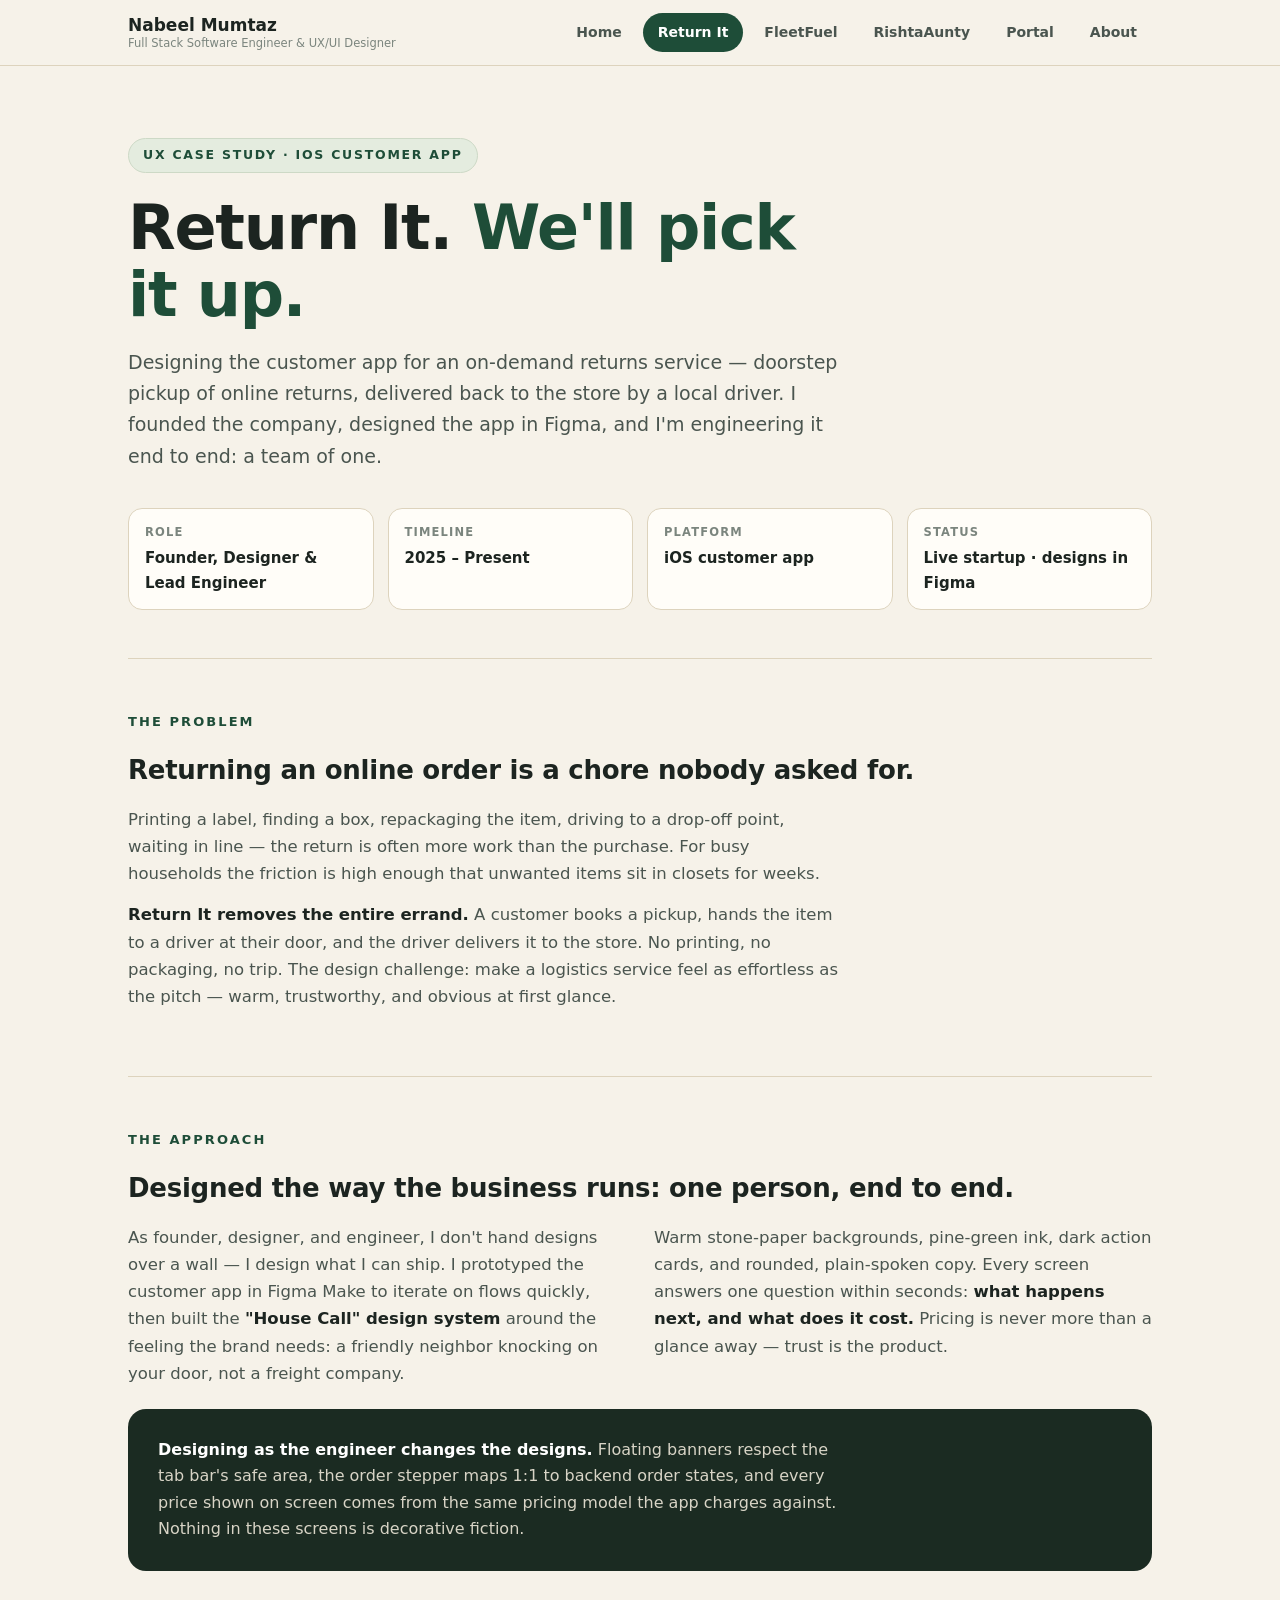
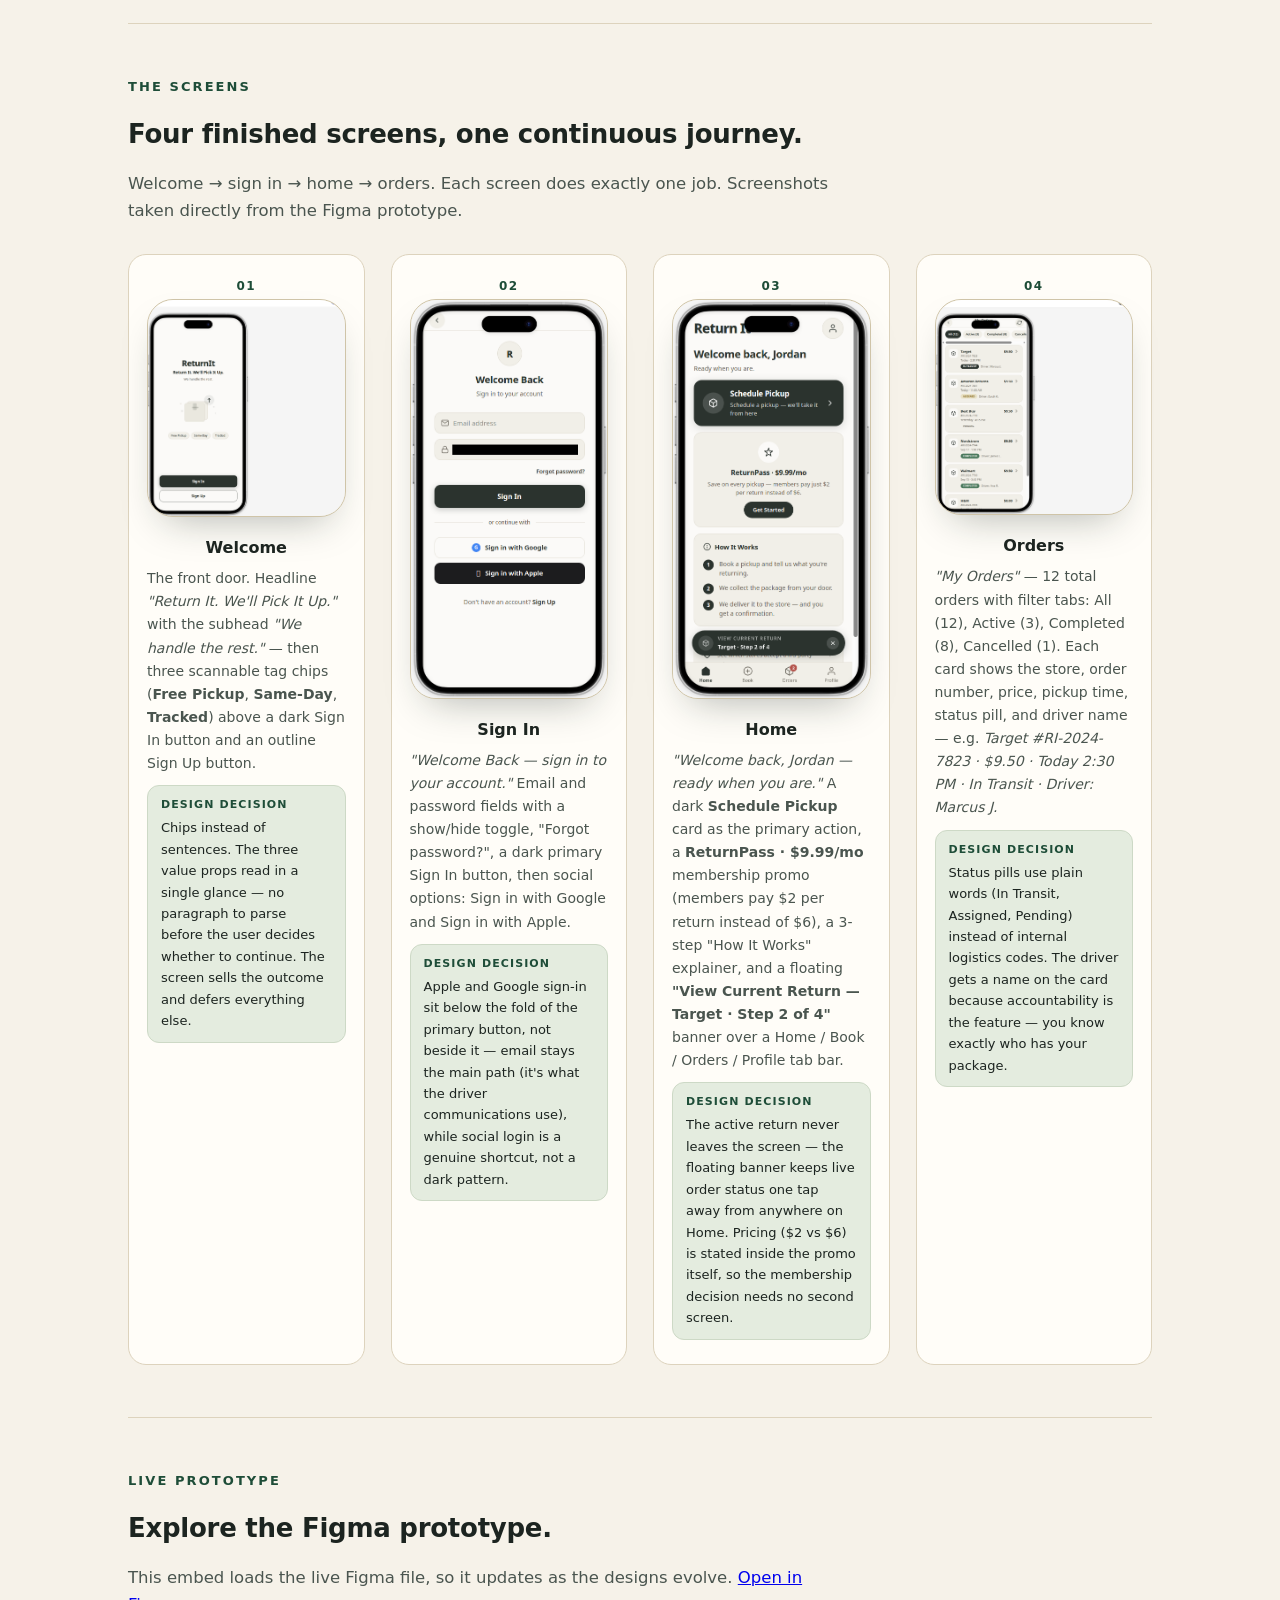
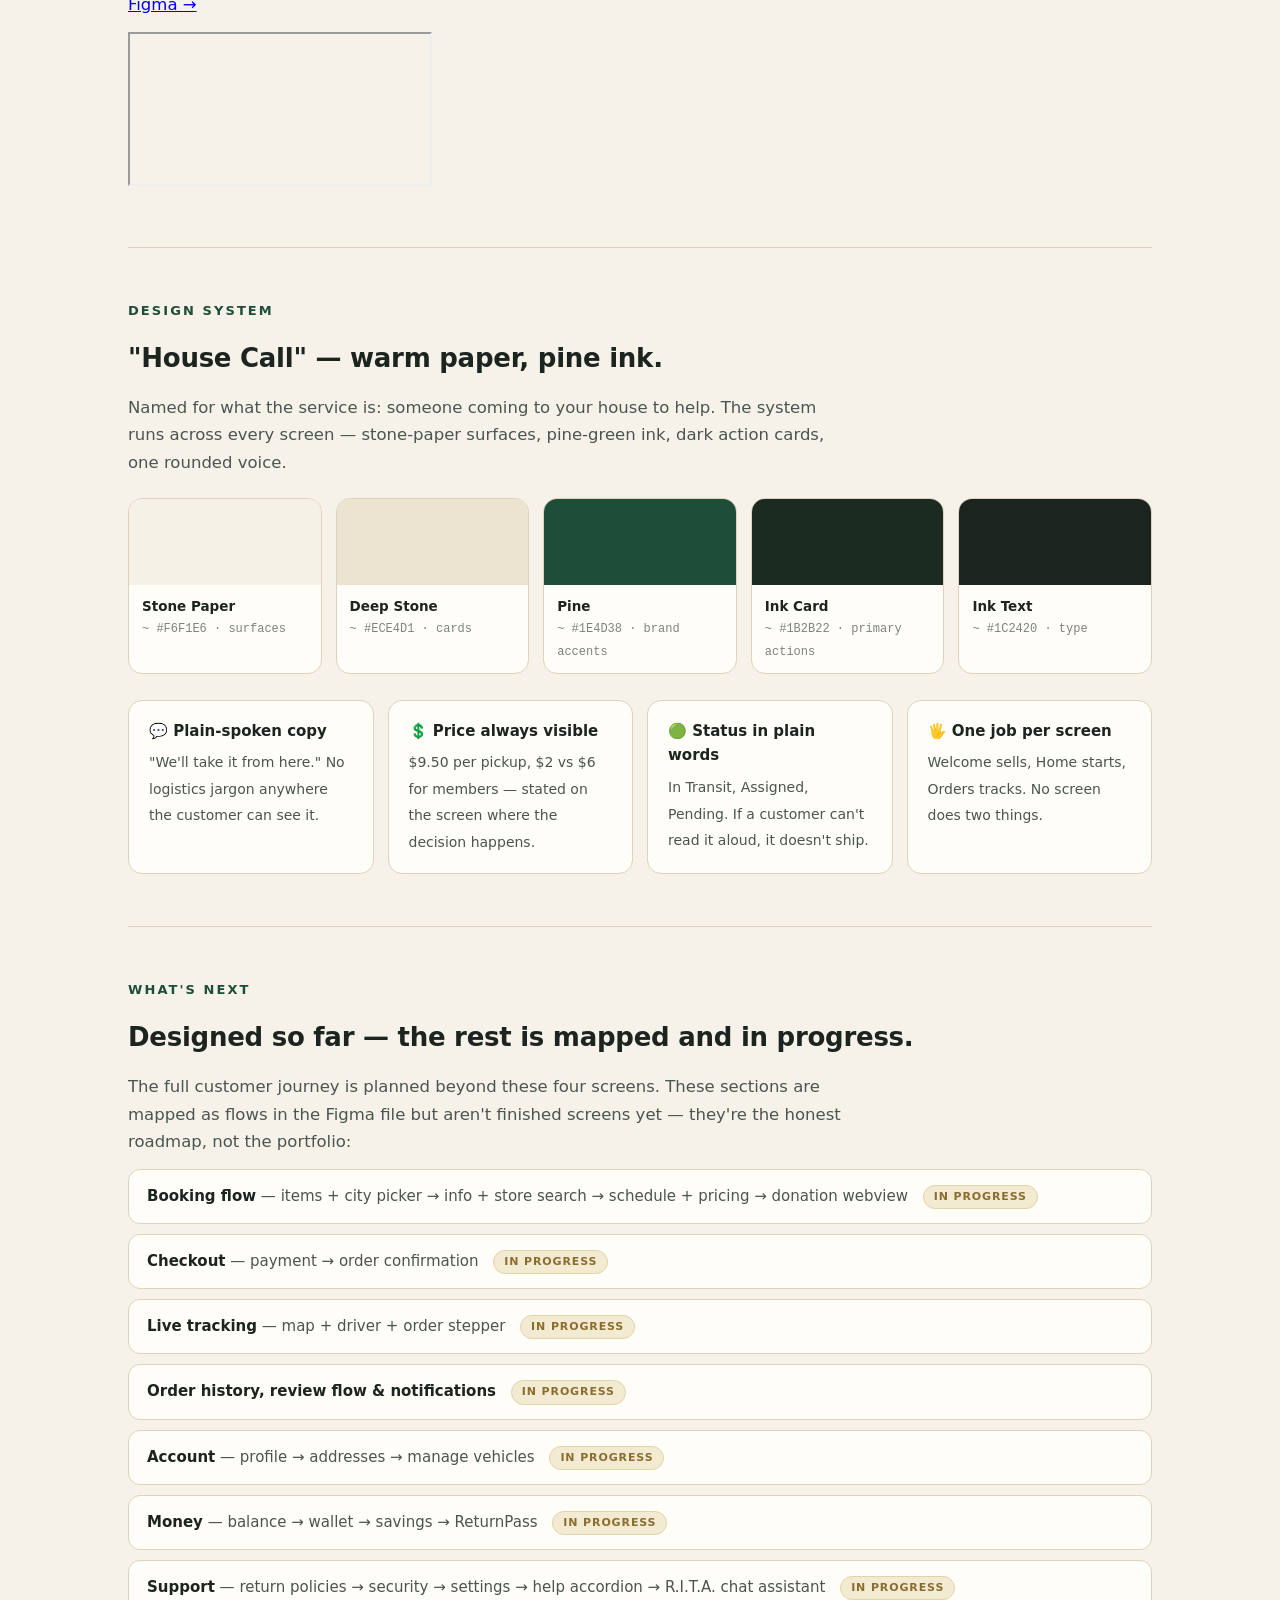
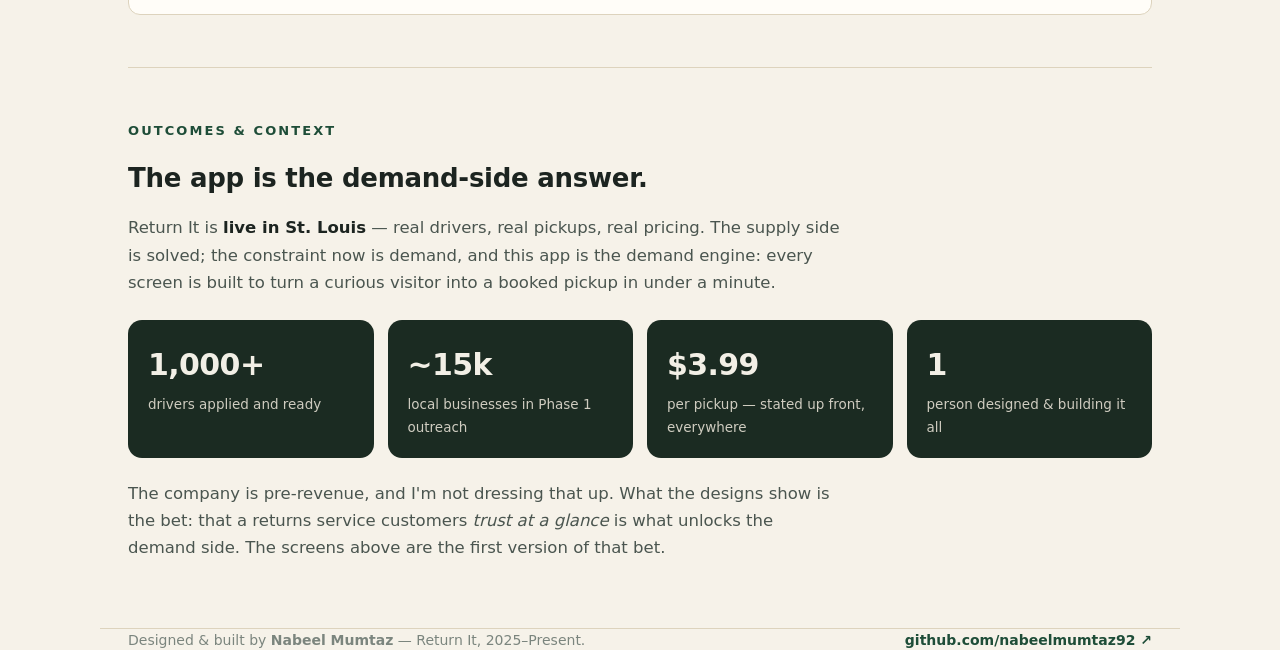
<file: returnit.html>
<!DOCTYPE html>
<html lang="en">
<head>
<meta charset="UTF-8">
<meta name="viewport" content="width=device-width, initial-scale=1.0">
<title>Return It — UX Case Study | Nabeel Mumtaz</title>
<meta name="description" content="UX case study: designing the Return It customer app — on-demand doorstep return pickups. Designed and engineered by Nabeel Mumtaz, founder and team of one.">
<style>
/* Shared portfolio styles — House Call base, per-page accents via body class */
:root{
  --paper:#f6f2e9;
  --paper-deep:#efe8d8;
  --card:#fffdf8;
  --ink:#1c2420;
  --ink-soft:#4a554f;
  --ink-faint:#7b857e;
  --line:#ddd3bd;
  --accent:#1e4d38;
  --accent-deep:#143526;
  --accent-soft:#e4ecdf;
  --accent-line:#cdd9c6;
  --dark:#1b2b22;
  --radius:18px;
}
body.fleetfuel{
  --accent:#1b4d6b;
  --accent-deep:#12334a;
  --accent-soft:#e2ecf3;
  --accent-line:#c3d5e2;
  --dark:#14293a;
}
body.rishtaaunty{
  --paper:#f8f3ea;
  --paper-deep:#f1e8d8;
  --line:#e3d6bd;
  --accent:#8b2c2c;
  --accent-deep:#651f1f;
  --accent-soft:#f7e6e9;
  --accent-line:#e3c2c8;
  --dark:#3a2020;
}
*{margin:0;padding:0;box-sizing:border-box}
body{
  font-family:"Avenir Next","Segoe UI",system-ui,-apple-system,sans-serif;
  background:var(--paper);
  color:var(--ink);
  line-height:1.65;
  -webkit-font-smoothing:antialiased;
}
.wrap{max-width:1080px;margin:0 auto;padding:0 28px}

/* ---------- nav ---------- */
.nav{
  position:sticky;top:0;z-index:50;
  background:var(--paper);
  border-bottom:1px solid var(--line);
}
.nav-inner{
  max-width:1080px;margin:0 auto;padding:13px 28px;
  display:flex;justify-content:space-between;align-items:center;gap:14px;flex-wrap:wrap;
}
.nav .brand{font-weight:800;font-size:17px;color:var(--ink);text-decoration:none;line-height:1.3}
.nav .brand small{display:block;font-weight:400;color:var(--ink-faint);font-size:11.5px}
.nav-links{display:flex;gap:6px;flex-wrap:wrap}
.nav-links a{
  font-size:14px;font-weight:600;color:var(--ink-soft);text-decoration:none;
  padding:8px 15px;border-radius:999px;
}
.nav-links a:hover{background:var(--accent-soft);color:var(--accent-deep)}
.nav-links a.active{background:var(--accent);color:#fff}

/* ---------- hero ---------- */
.hero{padding:72px 0 48px;text-align:left}
.kicker{
  display:inline-block;font-size:12.5px;font-weight:700;letter-spacing:.14em;text-transform:uppercase;
  color:var(--accent);background:var(--accent-soft);border:1px solid var(--accent-line);
  padding:6px 14px;border-radius:999px;margin-bottom:22px;
}
.hero h1{font-size:clamp(38px,5.4vw,62px);line-height:1.08;letter-spacing:-.02em;font-weight:800;max-width:16ch}
.hero h1 em{font-style:normal;color:var(--accent)}
.hero .lede{font-size:19px;color:var(--ink-soft);max-width:60ch;margin-top:18px}
.meta{display:grid;grid-template-columns:repeat(auto-fit,minmax(160px,1fr));gap:14px;margin-top:36px}
.meta div{background:var(--card);border:1px solid var(--line);border-radius:14px;padding:14px 16px}
.meta dt{font-size:11.5px;font-weight:700;letter-spacing:.1em;text-transform:uppercase;color:var(--ink-faint)}
.meta dd{font-size:15px;font-weight:600;margin-top:4px}

/* ---------- sections ---------- */
section{padding:52px 0;border-top:1px solid var(--line)}
section h2{font-size:13px;font-weight:800;letter-spacing:.16em;text-transform:uppercase;color:var(--accent);margin-bottom:16px}
section h3{font-size:26px;letter-spacing:-.01em;margin-bottom:14px;font-weight:750}
section p{color:var(--ink-soft);max-width:68ch;margin-bottom:14px;font-size:16.5px}
section p strong{color:var(--ink)}
.two{display:grid;grid-template-columns:1fr 1fr;gap:28px}
@media(max-width:760px){.two{grid-template-columns:1fr}}

.callout{background:var(--dark);color:#f2efe6;border-radius:var(--radius);padding:28px 30px;margin-top:8px}
.callout p{color:#d8d4c6;margin:0;font-size:16px}
.callout p strong{color:#fff}

/* ---------- home project cards ---------- */
.cards{display:grid;grid-template-columns:repeat(auto-fit,minmax(280px,1fr));gap:22px;margin-top:34px}
.card{
  background:var(--card);border:1px solid var(--line);border-radius:var(--radius);
  padding:28px;display:flex;flex-direction:column;position:relative;overflow:hidden;
}
.card::before{content:"";position:absolute;top:0;left:0;right:0;height:5px;background:var(--card-accent,var(--accent))}
.card .status{
  display:inline-block;align-self:flex-start;font-size:11.5px;font-weight:700;letter-spacing:.1em;text-transform:uppercase;
  color:var(--card-accent,var(--accent));background:var(--accent-soft);border:1px solid var(--accent-line);
  border-radius:999px;padding:4px 12px;margin-bottom:16px;
}
.card h3{font-size:24px;margin-bottom:10px;font-weight:750}
.card p{font-size:15px;color:var(--ink-soft);margin-bottom:14px}
.card .stack{font-size:13px;color:var(--ink-faint);margin-bottom:22px}
.card a.cta{
  margin-top:auto;align-self:flex-start;font-size:14.5px;font-weight:700;color:#fff;text-decoration:none;
  background:var(--card-accent,var(--accent));padding:10px 20px;border-radius:999px;
}
.card a.cta:hover{background:var(--accent-deep)}

/* ---------- screens ---------- */
.screens{display:grid;grid-template-columns:repeat(auto-fit,minmax(230px,1fr));gap:26px;margin-top:30px}
.screen-card{
  background:var(--card);border:1px solid var(--line);border-radius:var(--radius);
  padding:22px 18px 24px;display:flex;flex-direction:column;align-items:center;
}
.phone{
  width:100%;max-width:250px;border-radius:26px;overflow:hidden;
  box-shadow:0 18px 40px -18px rgba(20,35,28,.35);border:1px solid #cfc4a8;background:var(--paper-deep);
}
.phone img{display:block;width:100%;height:auto}
.phone.placeholder{
  aspect-ratio:445/900;display:flex;flex-direction:column;align-items:center;justify-content:center;
  border:2px dashed #c9bfa4;color:var(--ink-faint);font-size:13.5px;text-align:center;padding:20px;gap:8px;
}
.phone.placeholder .dot{
  width:44px;height:44px;border-radius:50%;background:#e7dfcb;
  display:flex;align-items:center;justify-content:center;font-size:20px;
}
.screen-card h4{font-size:16px;margin:18px 0 6px;font-weight:750}
.screen-card .num{font-size:12px;font-weight:800;color:var(--accent);letter-spacing:.12em;margin-bottom:2px}
.screen-card p{font-size:14px;color:var(--ink-soft);margin-bottom:10px;text-align:left;width:100%}
.screen-card .decision{
  background:var(--accent-soft);border:1px solid var(--accent-line);border-radius:12px;
  padding:10px 13px;font-size:13px;color:var(--ink);width:100%;
}
.screen-card .decision b{
  display:block;font-size:11px;letter-spacing:.1em;text-transform:uppercase;
  color:var(--accent);margin-bottom:3px;
}

/* ---------- feature lists ---------- */
.feat-grid{display:grid;grid-template-columns:repeat(auto-fit,minmax(240px,1fr));gap:14px;margin-top:24px}
.feat{background:var(--card);border:1px solid var(--line);border-radius:14px;padding:18px 20px}
.feat b{display:block;margin-bottom:6px;font-size:15px}
.feat span{font-size:14px;color:var(--ink-soft)}

/* ---------- design system ---------- */
.swatches{display:grid;grid-template-columns:repeat(auto-fit,minmax(150px,1fr));gap:14px;margin-top:22px}
.swatch{border-radius:14px;overflow:hidden;border:1px solid var(--line);background:var(--card)}
.swatch .chip{height:86px}
.swatch .lbl{padding:10px 13px;font-size:13px}
.swatch .lbl b{display:block;font-size:13.5px}
.swatch .lbl span{color:var(--ink-faint);font-family:ui-monospace,Menlo,monospace;font-size:12px}
.principles{margin-top:26px;display:grid;grid-template-columns:repeat(auto-fit,minmax(240px,1fr));gap:14px}
.principle{background:var(--card);border:1px solid var(--line);border-radius:14px;padding:18px 20px}
.principle b{display:block;margin-bottom:6px;font-size:15px}
.principle span{font-size:14px;color:var(--ink-soft)}

/* ---------- what's next ---------- */
.next-list{list-style:none;margin-top:6px;display:grid;gap:10px}
.next-list li{background:var(--card);border:1px solid var(--line);border-radius:12px;padding:14px 18px;font-size:15px;color:var(--ink-soft)}
.next-list li b{color:var(--ink)}
.next-list li .tag{
  display:inline-block;font-size:11px;font-weight:700;letter-spacing:.08em;text-transform:uppercase;
  color:#8a6d2f;background:#f3ead2;border:1px solid #e2d3a8;border-radius:999px;
  padding:2px 10px;margin-left:10px;vertical-align:1px;
}

/* ---------- outcomes ---------- */
.stats{display:grid;grid-template-columns:repeat(auto-fit,minmax(180px,1fr));gap:14px;margin-top:24px}
.stat{background:var(--dark);color:#f2efe6;border-radius:14px;padding:20px}
.stat .n{font-size:30px;font-weight:800;letter-spacing:-.02em}
.stat .t{font-size:13.5px;color:#cfccc0;margin-top:4px}

footer{
  border-top:1px solid var(--line);padding:34px 0 48px;display:flex;justify-content:space-between;
  align-items:center;flex-wrap:wrap;gap:12px;color:var(--ink-faint);font-size:14px;
}
footer a{color:var(--accent);font-weight:600;text-decoration:none}
footer a:hover{text-decoration:underline}

</style>
</head>
<body class="returnit">

<nav class="nav">
  <div class="nav-inner">
    <a class="brand" href="index.html">Nabeel Mumtaz<small>Full Stack Software Engineer &amp; UX/UI Designer</small></a>
    <div class="nav-links">
      <a href="index.html">Home</a>
      <a href="returnit.html" class="active">Return It</a>
      <a href="fleetfuel.html">FleetFuel</a>
      <a href="rishtaaunty.html">RishtaAunty</a>
      <a href="portal.html">Portal</a>
      <a href="about.html">About</a>
    </div>
  </div>
</nav>

<div class="wrap">
  <div class="hero">
    <span class="kicker">UX Case Study · iOS Customer App</span>
    <h1>Return It. <em>We'll pick it up.</em></h1>
    <p class="lede">Designing the customer app for an on-demand returns service — doorstep pickup of online returns, delivered back to the store by a local driver. I founded the company, designed the app in Figma, and I'm engineering it end to end: a team of one.</p>
    <dl class="meta">
      <div><dt>Role</dt><dd>Founder, Designer &amp; Lead Engineer</dd></div>
      <div><dt>Timeline</dt><dd>2025 – Present</dd></div>
      <div><dt>Platform</dt><dd>iOS customer app</dd></div>
      <div><dt>Status</dt><dd>Live startup · designs in Figma</dd></div>
    </dl>
  </div>

  <section>
    <h2>The problem</h2>
    <h3>Returning an online order is a chore nobody asked for.</h3>
    <p>Printing a label, finding a box, repackaging the item, driving to a drop-off point, waiting in line — the return is often more work than the purchase. For busy households the friction is high enough that unwanted items sit in closets for weeks.</p>
    <p><strong>Return It removes the entire errand.</strong> A customer books a pickup, hands the item to a driver at their door, and the driver delivers it to the store. No printing, no packaging, no trip. The design challenge: make a logistics service feel as effortless as the pitch — warm, trustworthy, and obvious at first glance.</p>
  </section>

  <section>
    <h2>The approach</h2>
    <h3>Designed the way the business runs: one person, end to end.</h3>
    <div class="two">
      <div>
        <p>As founder, designer, and engineer, I don't hand designs over a wall — I design what I can ship. I prototyped the customer app in Figma Make to iterate on flows quickly, then built the <strong>"House Call" design system</strong> around the feeling the brand needs: a friendly neighbor knocking on your door, not a freight company.</p>
      </div>
      <div>
        <p>Warm stone-paper backgrounds, pine-green ink, dark action cards, and rounded, plain-spoken copy. Every screen answers one question within seconds: <strong>what happens next, and what does it cost.</strong> Pricing is never more than a glance away — trust is the product.</p>
      </div>
    </div>
    <div class="callout">
      <p><strong>Designing as the engineer changes the designs.</strong> Floating banners respect the tab bar's safe area, the order stepper maps 1:1 to backend order states, and every price shown on screen comes from the same pricing model the app charges against. Nothing in these screens is decorative fiction.</p>
    </div>
  </section>

  <section>
    <h2>The screens</h2>
    <h3>Four finished screens, one continuous journey.</h3>
    <p>Welcome → sign in → home → orders. Each screen does exactly one job. Screenshots taken directly from the Figma prototype.</p>

    <div class="screens">
      <div class="screen-card">
        <div class="num">01</div>
        <div class="phone"><img src="screens/welcome-phone.png" alt="Return It welcome screen"></div>
        <h4>Welcome</h4>
        <p>The front door. Headline <i>"Return It. We'll Pick It Up."</i> with the subhead <i>"We handle the rest."</i> — then three scannable tag chips (<b>Free Pickup</b>, <b>Same-Day</b>, <b>Tracked</b>) above a dark Sign In button and an outline Sign Up button.</p>
        <div class="decision"><b>Design decision</b>Chips instead of sentences. The three value props read in a single glance — no paragraph to parse before the user decides whether to continue. The screen sells the outcome and defers everything else.</div>
      </div>

      <div class="screen-card">
        <div class="num">02</div>
        <div class="phone"><img src="screens/signin-phone.png" alt="Return It sign-in screen"></div>
        <h4>Sign In</h4>
        <p><i>"Welcome Back — sign in to your account."</i> Email and password fields with a show/hide toggle, "Forgot password?", a dark primary Sign In button, then social options: Sign in with Google and Sign in with Apple.</p>
        <div class="decision"><b>Design decision</b>Apple and Google sign-in sit below the fold of the primary button, not beside it — email stays the main path (it's what the driver communications use), while social login is a genuine shortcut, not a dark pattern.</div>
      </div>

      <div class="screen-card">
        <div class="num">03</div>
        <div class="phone"><img src="screens/home-phone.png" alt="Return It home screen"></div>
        <h4>Home</h4>
        <p><i>"Welcome back, Jordan — ready when you are."</i> A dark <b>Schedule Pickup</b> card as the primary action, a <b>ReturnPass · $9.99/mo</b> membership promo (members pay $2 per return instead of $6), a 3-step "How It Works" explainer, and a floating <b>"View Current Return — Target · Step 2 of 4"</b> banner over a Home / Book / Orders / Profile tab bar.</p>
        <div class="decision"><b>Design decision</b>The active return never leaves the screen — the floating banner keeps live order status one tap away from anywhere on Home. Pricing ($2 vs $6) is stated inside the promo itself, so the membership decision needs no second screen.</div>
      </div>

      <div class="screen-card">
        <div class="num">04</div>
        <div class="phone"><img src="screens/orders-phone.png" alt="Return It orders screen"></div>
        <h4>Orders</h4>
        <p><i>"My Orders"</i> — 12 total orders with filter tabs: All (12), Active (3), Completed (8), Cancelled (1). Each card shows the store, order number, price, pickup time, status pill, and driver name — e.g. <i>Target #RI-2024-7823 · $9.50 · Today 2:30 PM · In Transit · Driver: Marcus J.</i></p>
        <div class="decision"><b>Design decision</b>Status pills use plain words (In Transit, Assigned, Pending) instead of internal logistics codes. The driver gets a name on the card because accountability is the feature — you know exactly who has your package.</div>
      </div>
    </div>
  </section>

  <section>
    <h2>Live prototype</h2>
    <h3>Explore the Figma prototype.</h3>
    <p>This embed loads the live Figma file, so it updates as the designs evolve. <a href="https://www.figma.com/make/2XV3IsiZnZ0m63LG43keZ5/ReturnIt-Customer-App-Home?p=f&t=JaSqnlSgSJQ3NsyT-0" target="_blank" rel="noopener">Open in Figma &rarr;</a></p>
    <div class="figma-embed">
      <iframe src="https://www.figma.com/embed?embed_host=share&url=https%3A%2F%2Fwww.figma.com%2Fmake%2F2XV3IsiZnZ0m63LG43keZ5%2FReturnIt-Customer-App-Home%3Fp%3Df%26t%3DJaSqnlSgSJQ3NsyT-0" allowfullscreen loading="lazy" title="Return It customer app Figma prototype"></iframe>
    </div>
  </section>

  <section>
    <h2>Design system</h2>
    <h3>"House Call" — warm paper, pine ink.</h3>
    <p>Named for what the service is: someone coming to your house to help. The system runs across every screen — stone-paper surfaces, pine-green ink, dark action cards, one rounded voice.</p>

    <div class="swatches">
      <div class="swatch"><div class="chip" style="background:#f6f1e6"></div><div class="lbl"><b>Stone Paper</b><span>~ #F6F1E6 · surfaces</span></div></div>
      <div class="swatch"><div class="chip" style="background:#ece4d1"></div><div class="lbl"><b>Deep Stone</b><span>~ #ECE4D1 · cards</span></div></div>
      <div class="swatch"><div class="chip" style="background:#1e4d38"></div><div class="lbl"><b>Pine</b><span>~ #1E4D38 · brand accents</span></div></div>
      <div class="swatch"><div class="chip" style="background:#1b2b22"></div><div class="lbl"><b>Ink Card</b><span>~ #1B2B22 · primary actions</span></div></div>
      <div class="swatch"><div class="chip" style="background:#1c2420"></div><div class="lbl"><b>Ink Text</b><span>~ #1C2420 · type</span></div></div>
    </div>

    <div class="principles">
      <div class="principle"><b>💬 Plain-spoken copy</b><span>"We'll take it from here." No logistics jargon anywhere the customer can see it.</span></div>
      <div class="principle"><b>💲 Price always visible</b><span>$9.50 per pickup, $2 vs $6 for members — stated on the screen where the decision happens.</span></div>
      <div class="principle"><b>🟢 Status in plain words</b><span>In Transit, Assigned, Pending. If a customer can't read it aloud, it doesn't ship.</span></div>
      <div class="principle"><b>🖐️ One job per screen</b><span>Welcome sells, Home starts, Orders tracks. No screen does two things.</span></div>
    </div>
  </section>

  <section>
    <h2>What's next</h2>
    <h3>Designed so far — the rest is mapped and in progress.</h3>
    <p>The full customer journey is planned beyond these four screens. These sections are mapped as flows in the Figma file but aren't finished screens yet — they're the honest roadmap, not the portfolio:</p>
    <ul class="next-list">
      <li><b>Booking flow</b> — items + city picker → info + store search → schedule + pricing → donation webview <span class="tag">In progress</span></li>
      <li><b>Checkout</b> — payment → order confirmation <span class="tag">In progress</span></li>
      <li><b>Live tracking</b> — map + driver + order stepper <span class="tag">In progress</span></li>
      <li><b>Order history, review flow &amp; notifications</b> <span class="tag">In progress</span></li>
      <li><b>Account</b> — profile → addresses → manage vehicles <span class="tag">In progress</span></li>
      <li><b>Money</b> — balance → wallet → savings → ReturnPass <span class="tag">In progress</span></li>
      <li><b>Support</b> — return policies → security → settings → help accordion → R.I.T.A. chat assistant <span class="tag">In progress</span></li>
    </ul>
  </section>

  <section>
    <h2>Outcomes &amp; context</h2>
    <h3>The app is the demand-side answer.</h3>
    <p>Return It is <strong>live in St. Louis</strong> — real drivers, real pickups, real pricing. The supply side is solved; the constraint now is demand, and this app is the demand engine: every screen is built to turn a curious visitor into a booked pickup in under a minute.</p>
    <div class="stats">
      <div class="stat"><div class="n">1,000+</div><div class="t">drivers applied and ready</div></div>
      <div class="stat"><div class="n">~15k</div><div class="t">local businesses in Phase 1 outreach</div></div>
      <div class="stat"><div class="n">$3.99</div><div class="t">per pickup — stated up front, everywhere</div></div>
      <div class="stat"><div class="n">1</div><div class="t">person designed &amp; building it all</div></div>
    </div>
    <p style="margin-top:22px">The company is pre-revenue, and I'm not dressing that up. What the designs show is the bet: that a returns service customers <i>trust at a glance</i> is what unlocks the demand side. The screens above are the first version of that bet.</p>
  </section>

</div>

<footer class="wrap">
  <div>Designed &amp; built by <b>Nabeel Mumtaz</b> — Return It, 2025–Present.</div>
  <div><a href="https://github.com/nabeelmumtaz92" target="_blank" rel="noopener">github.com/nabeelmumtaz92 ↗</a></div>
</footer>

</body>
</html>
</file>
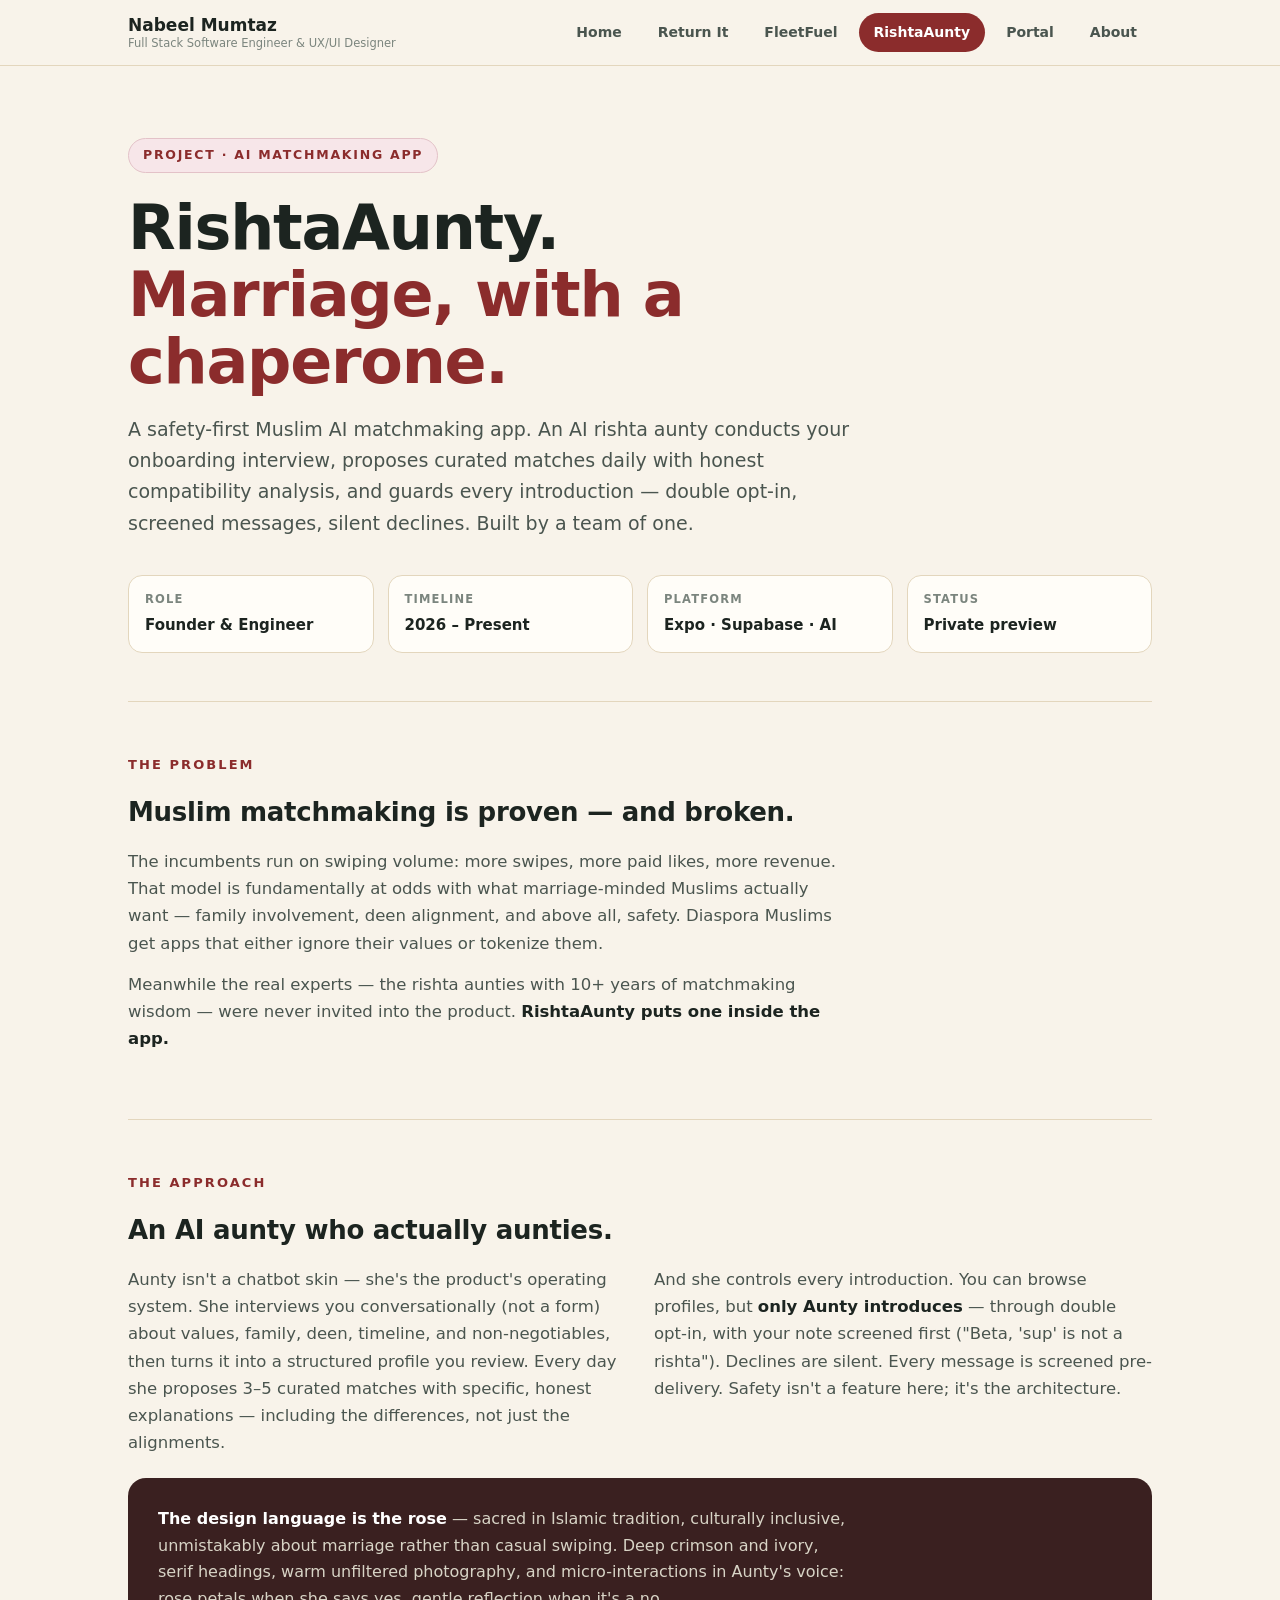
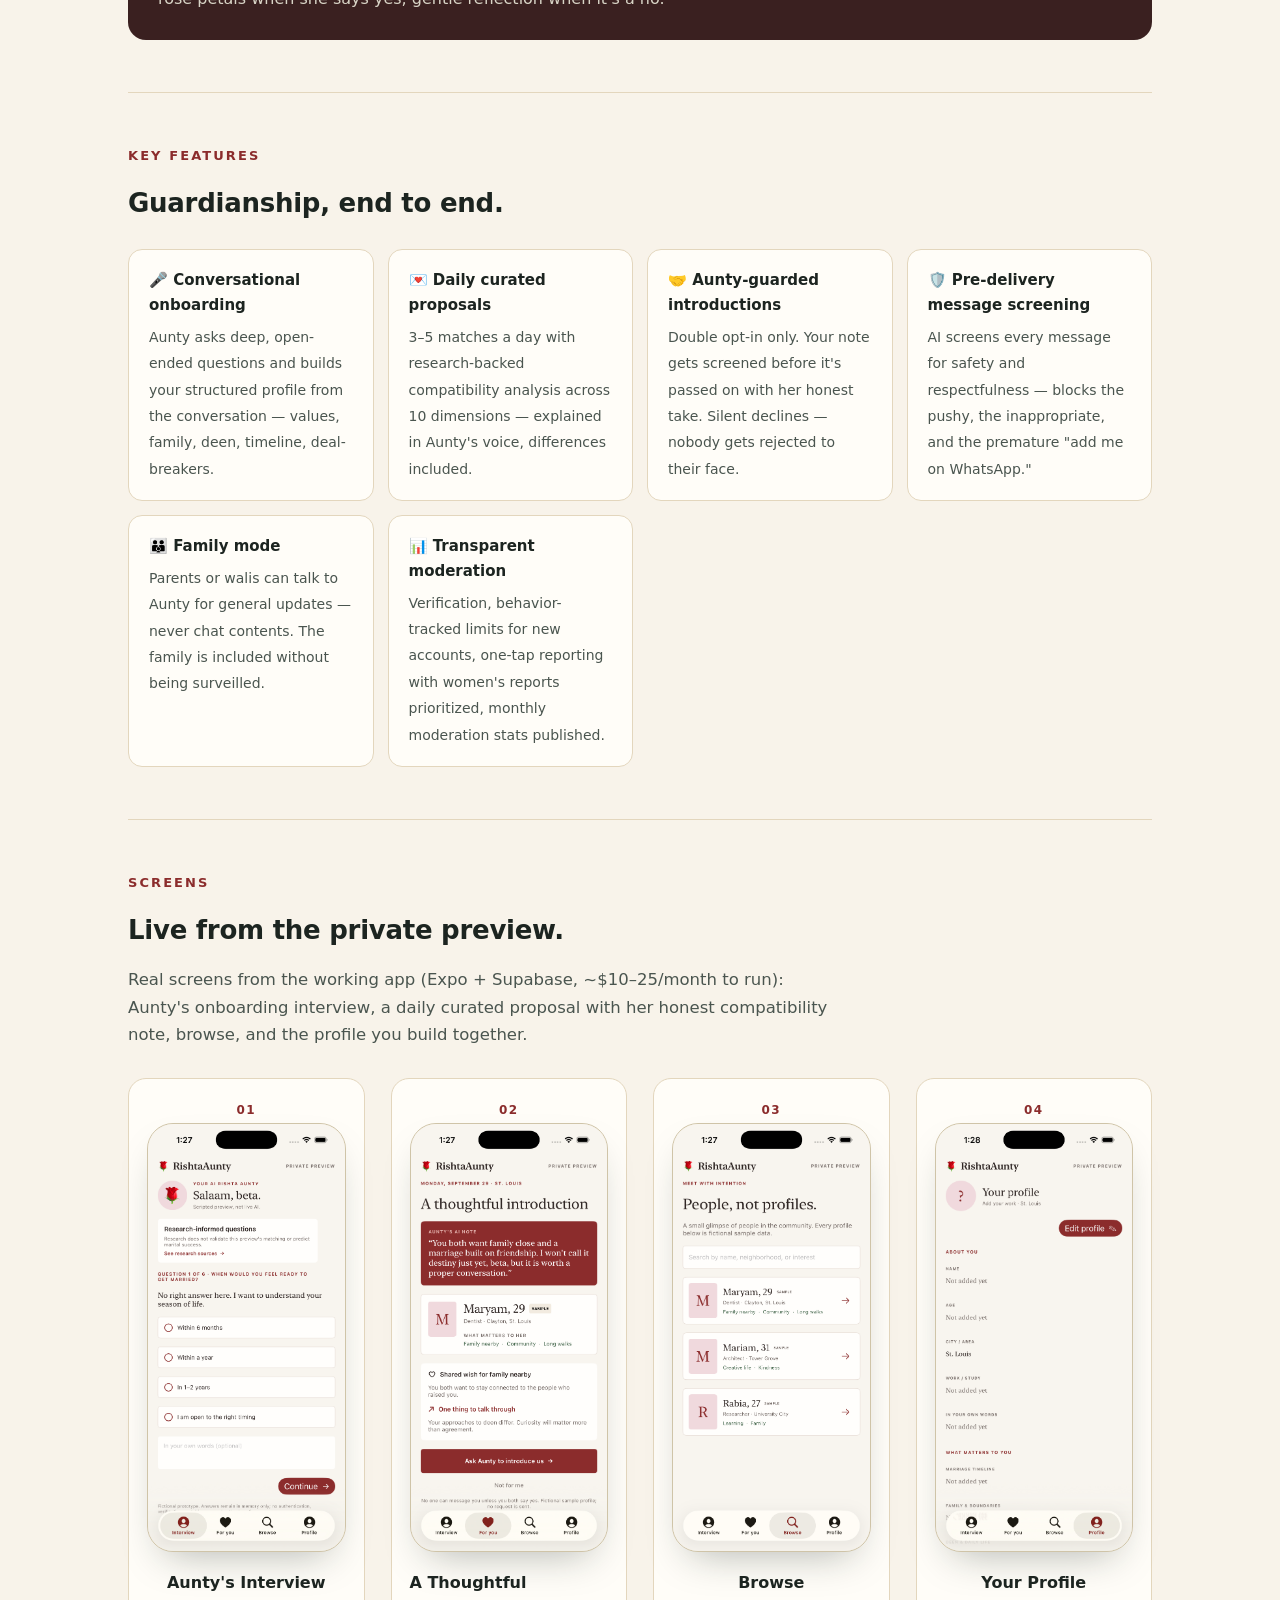
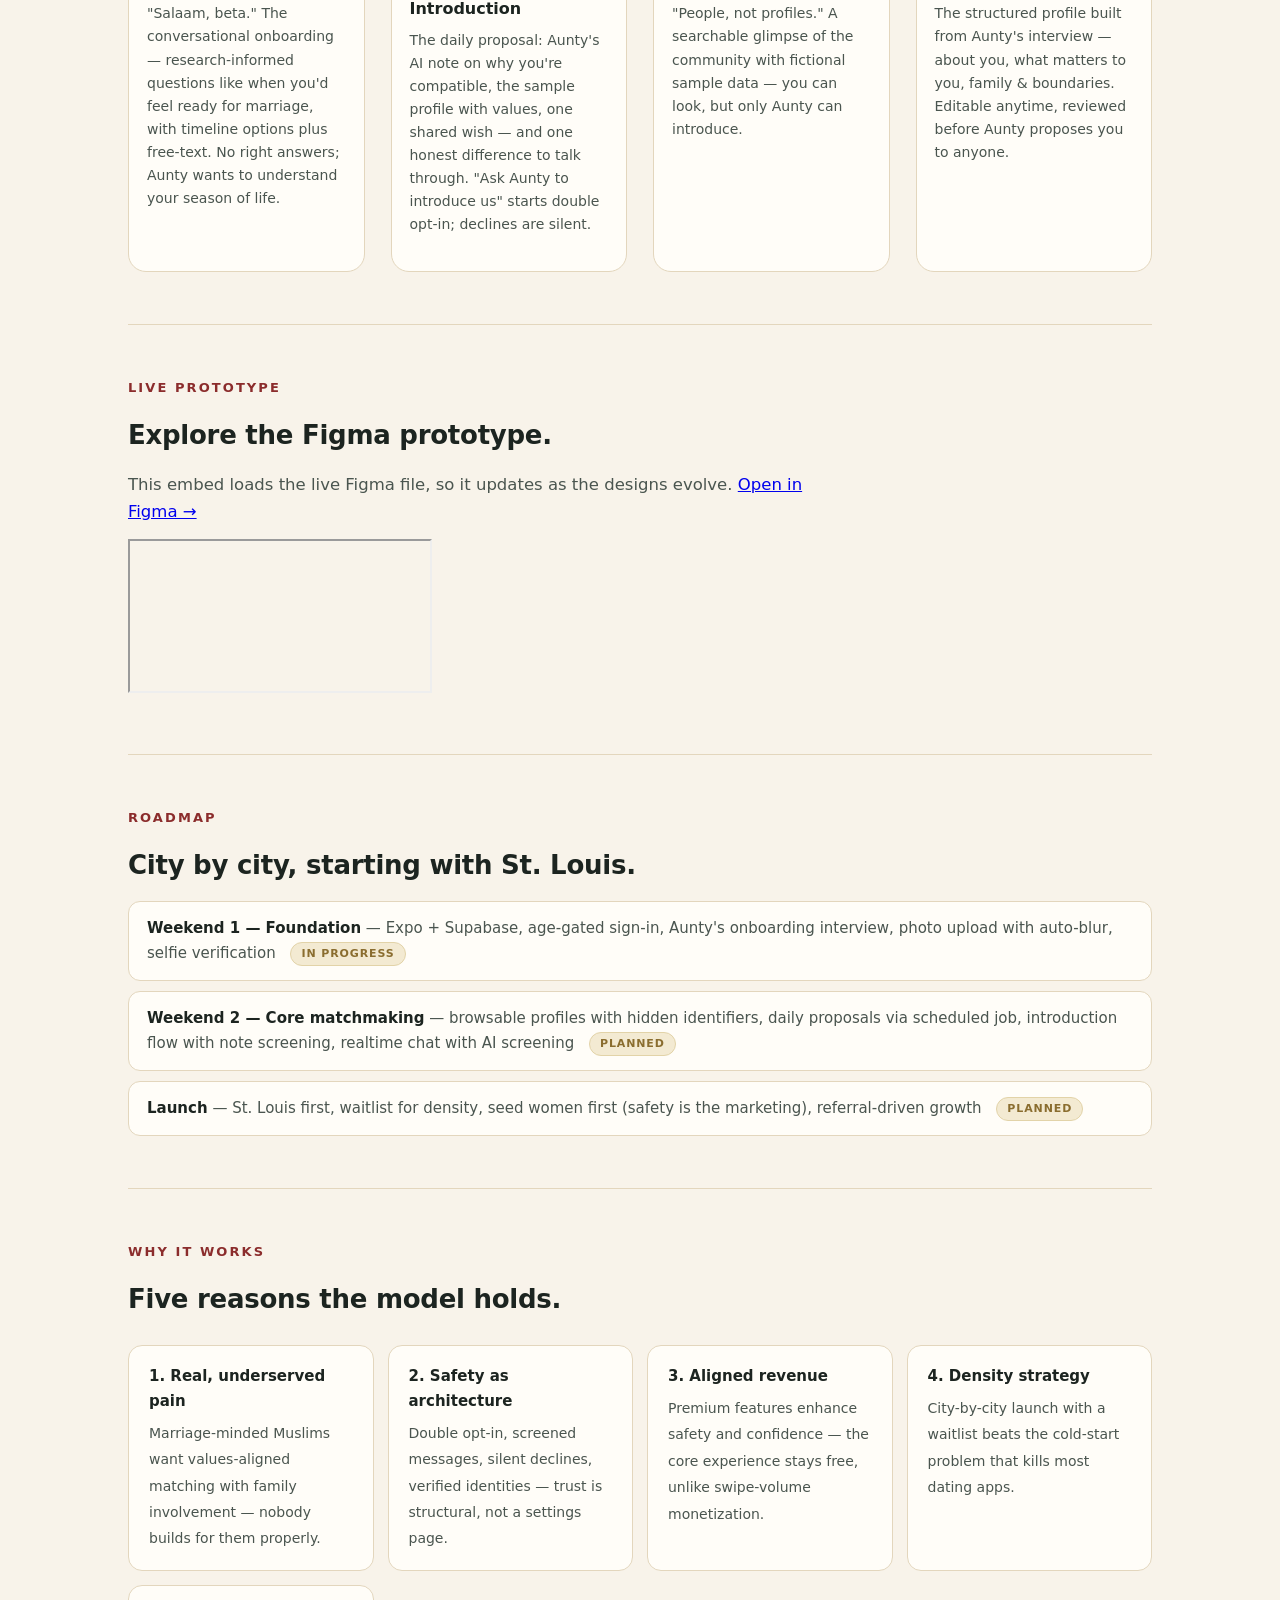
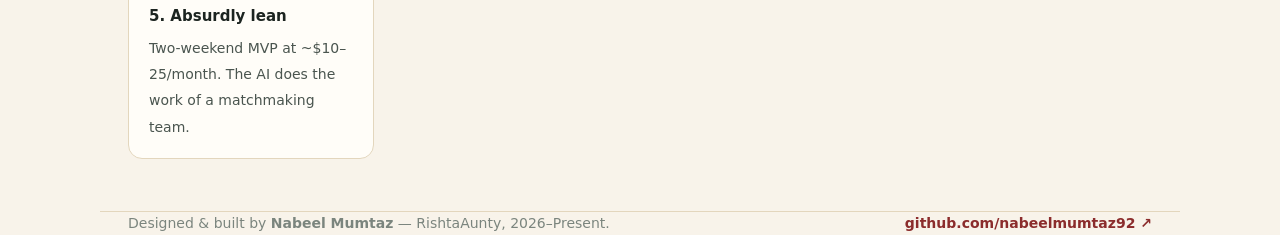
<file: rishtaaunty.html>
<!DOCTYPE html>
<html lang="en">
<head>
<meta charset="UTF-8">
<meta name="viewport" content="width=device-width, initial-scale=1.0">
<title>RishtaAunty — Project | Nabeel Mumtaz</title>
<meta name="description" content="RishtaAunty: a safety-first Muslim AI matchmaking app. An AI rishta aunty interviews you, proposes curated matches daily, and guards every introduction. Designed and engineered by Nabeel Mumtaz.">
<style>
/* Shared portfolio styles — House Call base, per-page accents via body class */
:root{
  --paper:#f6f2e9;
  --paper-deep:#efe8d8;
  --card:#fffdf8;
  --ink:#1c2420;
  --ink-soft:#4a554f;
  --ink-faint:#7b857e;
  --line:#ddd3bd;
  --accent:#1e4d38;
  --accent-deep:#143526;
  --accent-soft:#e4ecdf;
  --accent-line:#cdd9c6;
  --dark:#1b2b22;
  --radius:18px;
}
body.fleetfuel{
  --accent:#1b4d6b;
  --accent-deep:#12334a;
  --accent-soft:#e2ecf3;
  --accent-line:#c3d5e2;
  --dark:#14293a;
}
body.rishtaaunty{
  --paper:#f8f3ea;
  --paper-deep:#f1e8d8;
  --line:#e3d6bd;
  --accent:#8b2c2c;
  --accent-deep:#651f1f;
  --accent-soft:#f7e6e9;
  --accent-line:#e3c2c8;
  --dark:#3a2020;
}
*{margin:0;padding:0;box-sizing:border-box}
body{
  font-family:"Avenir Next","Segoe UI",system-ui,-apple-system,sans-serif;
  background:var(--paper);
  color:var(--ink);
  line-height:1.65;
  -webkit-font-smoothing:antialiased;
}
.wrap{max-width:1080px;margin:0 auto;padding:0 28px}

/* ---------- nav ---------- */
.nav{
  position:sticky;top:0;z-index:50;
  background:var(--paper);
  border-bottom:1px solid var(--line);
}
.nav-inner{
  max-width:1080px;margin:0 auto;padding:13px 28px;
  display:flex;justify-content:space-between;align-items:center;gap:14px;flex-wrap:wrap;
}
.nav .brand{font-weight:800;font-size:17px;color:var(--ink);text-decoration:none;line-height:1.3}
.nav .brand small{display:block;font-weight:400;color:var(--ink-faint);font-size:11.5px}
.nav-links{display:flex;gap:6px;flex-wrap:wrap}
.nav-links a{
  font-size:14px;font-weight:600;color:var(--ink-soft);text-decoration:none;
  padding:8px 15px;border-radius:999px;
}
.nav-links a:hover{background:var(--accent-soft);color:var(--accent-deep)}
.nav-links a.active{background:var(--accent);color:#fff}

/* ---------- hero ---------- */
.hero{padding:72px 0 48px;text-align:left}
.kicker{
  display:inline-block;font-size:12.5px;font-weight:700;letter-spacing:.14em;text-transform:uppercase;
  color:var(--accent);background:var(--accent-soft);border:1px solid var(--accent-line);
  padding:6px 14px;border-radius:999px;margin-bottom:22px;
}
.hero h1{font-size:clamp(38px,5.4vw,62px);line-height:1.08;letter-spacing:-.02em;font-weight:800;max-width:16ch}
.hero h1 em{font-style:normal;color:var(--accent)}
.hero .lede{font-size:19px;color:var(--ink-soft);max-width:60ch;margin-top:18px}
.meta{display:grid;grid-template-columns:repeat(auto-fit,minmax(160px,1fr));gap:14px;margin-top:36px}
.meta div{background:var(--card);border:1px solid var(--line);border-radius:14px;padding:14px 16px}
.meta dt{font-size:11.5px;font-weight:700;letter-spacing:.1em;text-transform:uppercase;color:var(--ink-faint)}
.meta dd{font-size:15px;font-weight:600;margin-top:4px}

/* ---------- sections ---------- */
section{padding:52px 0;border-top:1px solid var(--line)}
section h2{font-size:13px;font-weight:800;letter-spacing:.16em;text-transform:uppercase;color:var(--accent);margin-bottom:16px}
section h3{font-size:26px;letter-spacing:-.01em;margin-bottom:14px;font-weight:750}
section p{color:var(--ink-soft);max-width:68ch;margin-bottom:14px;font-size:16.5px}
section p strong{color:var(--ink)}
.two{display:grid;grid-template-columns:1fr 1fr;gap:28px}
@media(max-width:760px){.two{grid-template-columns:1fr}}

.callout{background:var(--dark);color:#f2efe6;border-radius:var(--radius);padding:28px 30px;margin-top:8px}
.callout p{color:#d8d4c6;margin:0;font-size:16px}
.callout p strong{color:#fff}

/* ---------- home project cards ---------- */
.cards{display:grid;grid-template-columns:repeat(auto-fit,minmax(280px,1fr));gap:22px;margin-top:34px}
.card{
  background:var(--card);border:1px solid var(--line);border-radius:var(--radius);
  padding:28px;display:flex;flex-direction:column;position:relative;overflow:hidden;
}
.card::before{content:"";position:absolute;top:0;left:0;right:0;height:5px;background:var(--card-accent,var(--accent))}
.card .status{
  display:inline-block;align-self:flex-start;font-size:11.5px;font-weight:700;letter-spacing:.1em;text-transform:uppercase;
  color:var(--card-accent,var(--accent));background:var(--accent-soft);border:1px solid var(--accent-line);
  border-radius:999px;padding:4px 12px;margin-bottom:16px;
}
.card h3{font-size:24px;margin-bottom:10px;font-weight:750}
.card p{font-size:15px;color:var(--ink-soft);margin-bottom:14px}
.card .stack{font-size:13px;color:var(--ink-faint);margin-bottom:22px}
.card a.cta{
  margin-top:auto;align-self:flex-start;font-size:14.5px;font-weight:700;color:#fff;text-decoration:none;
  background:var(--card-accent,var(--accent));padding:10px 20px;border-radius:999px;
}
.card a.cta:hover{background:var(--accent-deep)}

/* ---------- screens ---------- */
.screens{display:grid;grid-template-columns:repeat(auto-fit,minmax(230px,1fr));gap:26px;margin-top:30px}
.screen-card{
  background:var(--card);border:1px solid var(--line);border-radius:var(--radius);
  padding:22px 18px 24px;display:flex;flex-direction:column;align-items:center;
}
.phone{
  width:100%;max-width:250px;border-radius:26px;overflow:hidden;
  box-shadow:0 18px 40px -18px rgba(20,35,28,.35);border:1px solid #cfc4a8;background:var(--paper-deep);
}
.phone img{display:block;width:100%;height:auto}
.phone.placeholder{
  aspect-ratio:445/900;display:flex;flex-direction:column;align-items:center;justify-content:center;
  border:2px dashed #c9bfa4;color:var(--ink-faint);font-size:13.5px;text-align:center;padding:20px;gap:8px;
}
.phone.placeholder .dot{
  width:44px;height:44px;border-radius:50%;background:#e7dfcb;
  display:flex;align-items:center;justify-content:center;font-size:20px;
}
.screen-card h4{font-size:16px;margin:18px 0 6px;font-weight:750}
.screen-card .num{font-size:12px;font-weight:800;color:var(--accent);letter-spacing:.12em;margin-bottom:2px}
.screen-card p{font-size:14px;color:var(--ink-soft);margin-bottom:10px;text-align:left;width:100%}
.screen-card .decision{
  background:var(--accent-soft);border:1px solid var(--accent-line);border-radius:12px;
  padding:10px 13px;font-size:13px;color:var(--ink);width:100%;
}
.screen-card .decision b{
  display:block;font-size:11px;letter-spacing:.1em;text-transform:uppercase;
  color:var(--accent);margin-bottom:3px;
}

/* ---------- feature lists ---------- */
.feat-grid{display:grid;grid-template-columns:repeat(auto-fit,minmax(240px,1fr));gap:14px;margin-top:24px}
.feat{background:var(--card);border:1px solid var(--line);border-radius:14px;padding:18px 20px}
.feat b{display:block;margin-bottom:6px;font-size:15px}
.feat span{font-size:14px;color:var(--ink-soft)}

/* ---------- design system ---------- */
.swatches{display:grid;grid-template-columns:repeat(auto-fit,minmax(150px,1fr));gap:14px;margin-top:22px}
.swatch{border-radius:14px;overflow:hidden;border:1px solid var(--line);background:var(--card)}
.swatch .chip{height:86px}
.swatch .lbl{padding:10px 13px;font-size:13px}
.swatch .lbl b{display:block;font-size:13.5px}
.swatch .lbl span{color:var(--ink-faint);font-family:ui-monospace,Menlo,monospace;font-size:12px}
.principles{margin-top:26px;display:grid;grid-template-columns:repeat(auto-fit,minmax(240px,1fr));gap:14px}
.principle{background:var(--card);border:1px solid var(--line);border-radius:14px;padding:18px 20px}
.principle b{display:block;margin-bottom:6px;font-size:15px}
.principle span{font-size:14px;color:var(--ink-soft)}

/* ---------- what's next ---------- */
.next-list{list-style:none;margin-top:6px;display:grid;gap:10px}
.next-list li{background:var(--card);border:1px solid var(--line);border-radius:12px;padding:14px 18px;font-size:15px;color:var(--ink-soft)}
.next-list li b{color:var(--ink)}
.next-list li .tag{
  display:inline-block;font-size:11px;font-weight:700;letter-spacing:.08em;text-transform:uppercase;
  color:#8a6d2f;background:#f3ead2;border:1px solid #e2d3a8;border-radius:999px;
  padding:2px 10px;margin-left:10px;vertical-align:1px;
}

/* ---------- outcomes ---------- */
.stats{display:grid;grid-template-columns:repeat(auto-fit,minmax(180px,1fr));gap:14px;margin-top:24px}
.stat{background:var(--dark);color:#f2efe6;border-radius:14px;padding:20px}
.stat .n{font-size:30px;font-weight:800;letter-spacing:-.02em}
.stat .t{font-size:13.5px;color:#cfccc0;margin-top:4px}

footer{
  border-top:1px solid var(--line);padding:34px 0 48px;display:flex;justify-content:space-between;
  align-items:center;flex-wrap:wrap;gap:12px;color:var(--ink-faint);font-size:14px;
}
footer a{color:var(--accent);font-weight:600;text-decoration:none}
footer a:hover{text-decoration:underline}

</style>
</head>
<body class="rishtaaunty">

<nav class="nav">
  <div class="nav-inner">
    <a class="brand" href="index.html">Nabeel Mumtaz<small>Full Stack Software Engineer &amp; UX/UI Designer</small></a>
    <div class="nav-links">
      <a href="index.html">Home</a>
      <a href="returnit.html">Return It</a>
      <a href="fleetfuel.html">FleetFuel</a>
      <a href="rishtaaunty.html" class="active">RishtaAunty</a>
      <a href="portal.html">Portal</a>
      <a href="about.html">About</a>
    </div>
  </div>
</nav>

<div class="wrap">
  <div class="hero">
    <span class="kicker">Project · AI Matchmaking App</span>
    <h1>RishtaAunty. <em>Marriage, with a chaperone.</em></h1>
    <p class="lede">A safety-first Muslim AI matchmaking app. An AI rishta aunty conducts your onboarding interview, proposes curated matches daily with honest compatibility analysis, and guards every introduction — double opt-in, screened messages, silent declines. Built by a team of one.</p>
    <dl class="meta">
      <div><dt>Role</dt><dd>Founder &amp; Engineer</dd></div>
      <div><dt>Timeline</dt><dd>2026 – Present</dd></div>
      <div><dt>Platform</dt><dd>Expo · Supabase · AI</dd></div>
      <div><dt>Status</dt><dd>Private preview</dd></div>
    </dl>
  </div>

  <section>
    <h2>The problem</h2>
    <h3>Muslim matchmaking is proven — and broken.</h3>
    <p>The incumbents run on swiping volume: more swipes, more paid likes, more revenue. That model is fundamentally at odds with what marriage-minded Muslims actually want — family involvement, deen alignment, and above all, safety. Diaspora Muslims get apps that either ignore their values or tokenize them.</p>
    <p>Meanwhile the real experts — the rishta aunties with 10+ years of matchmaking wisdom — were never invited into the product. <strong>RishtaAunty puts one inside the app.</strong></p>
  </section>

  <section>
    <h2>The approach</h2>
    <h3>An AI aunty who actually aunties.</h3>
    <div class="two">
      <div>
        <p>Aunty isn't a chatbot skin — she's the product's operating system. She interviews you conversationally (not a form) about values, family, deen, timeline, and non-negotiables, then turns it into a structured profile you review. Every day she proposes 3–5 curated matches with specific, honest explanations — including the differences, not just the alignments.</p>
      </div>
      <div>
        <p>And she controls every introduction. You can browse profiles, but <strong>only Aunty introduces</strong> — through double opt-in, with your note screened first ("Beta, 'sup' is not a rishta"). Declines are silent. Every message is screened pre-delivery. Safety isn't a feature here; it's the architecture.</p>
      </div>
    </div>
    <div class="callout">
      <p><strong>The design language is the rose</strong> — sacred in Islamic tradition, culturally inclusive, unmistakably about marriage rather than casual swiping. Deep crimson and ivory, serif headings, warm unfiltered photography, and micro-interactions in Aunty's voice: rose petals when she says yes, gentle reflection when it's a no.</p>
    </div>
  </section>

  <section>
    <h2>Key features</h2>
    <h3>Guardianship, end to end.</h3>
    <div class="feat-grid">
      <div class="feat"><b>🎤 Conversational onboarding</b><span>Aunty asks deep, open-ended questions and builds your structured profile from the conversation — values, family, deen, timeline, deal-breakers.</span></div>
      <div class="feat"><b>💌 Daily curated proposals</b><span>3–5 matches a day with research-backed compatibility analysis across 10 dimensions — explained in Aunty's voice, differences included.</span></div>
      <div class="feat"><b>🤝 Aunty-guarded introductions</b><span>Double opt-in only. Your note gets screened before it's passed on with her honest take. Silent declines — nobody gets rejected to their face.</span></div>
      <div class="feat"><b>🛡️ Pre-delivery message screening</b><span>AI screens every message for safety and respectfulness — blocks the pushy, the inappropriate, and the premature "add me on WhatsApp."</span></div>
      <div class="feat"><b>👪 Family mode</b><span>Parents or walis can talk to Aunty for general updates — never chat contents. The family is included without being surveilled.</span></div>
      <div class="feat"><b>📊 Transparent moderation</b><span>Verification, behavior-tracked limits for new accounts, one-tap reporting with women's reports prioritized, monthly moderation stats published.</span></div>
    </div>
  </section>

  <section>
    <h2>Screens</h2>
    <h3>Live from the private preview.</h3>
    <p>Real screens from the working app (Expo + Supabase, ~$10–25/month to run): Aunty's onboarding interview, a daily curated proposal with her honest compatibility note, browse, and the profile you build together.</p>
    <div class="screens">
      <div class="screen-card">
        <div class="num">01</div>
        <div class="phone"><img src="screens/rishtaaunty-interview.png" alt="RishtaAunty AI interview screen"></div>
        <h4>Aunty's Interview</h4>
        <p>"Salaam, beta." The conversational onboarding — research-informed questions like when you'd feel ready for marriage, with timeline options plus free-text. No right answers; Aunty wants to understand your season of life.</p>
      </div>
      <div class="screen-card">
        <div class="num">02</div>
        <div class="phone"><img src="screens/rishtaaunty-match.png" alt="RishtaAunty daily proposal screen"></div>
        <h4>A Thoughtful Introduction</h4>
        <p>The daily proposal: Aunty's AI note on why you're compatible, the sample profile with values, one shared wish — and one honest difference to talk through. "Ask Aunty to introduce us" starts double opt-in; declines are silent.</p>
      </div>
      <div class="screen-card">
        <div class="num">03</div>
        <div class="phone"><img src="screens/rishtaaunty-browse.png" alt="RishtaAunty browse screen"></div>
        <h4>Browse</h4>
        <p>"People, not profiles." A searchable glimpse of the community with fictional sample data — you can look, but only Aunty can introduce.</p>
      </div>
      <div class="screen-card">
        <div class="num">04</div>
        <div class="phone"><img src="screens/rishtaaunty-profile.png" alt="RishtaAunty profile screen"></div>
        <h4>Your Profile</h4>
        <p>The structured profile built from Aunty's interview — about you, what matters to you, family &amp; boundaries. Editable anytime, reviewed before Aunty proposes you to anyone.</p>
      </div>
    </div>
  </section>

  <section>
    <h2>Live prototype</h2>
    <h3>Explore the Figma prototype.</h3>
    <p>This embed loads the live Figma file, so it updates as the designs evolve. <a href="https://www.figma.com/make/SwTlWGIavro1ZrnlRv648V/Revise-Aunty-s-Tone?t=MayEHXSZHb18TLYM-0" target="_blank" rel="noopener">Open in Figma &rarr;</a></p>
    <div class="figma-embed">
      <iframe src="https://www.figma.com/embed?embed_host=share&url=https%3A%2F%2Fwww.figma.com%2Fmake%2FSwTlWGIavro1ZrnlRv648V%2FRevise-Aunty-s-Tone%3Ft%3DMayEHXSZHb18TLYM-0" allowfullscreen loading="lazy" title="RishtaAunty Figma prototype"></iframe>
    </div>
  </section>

  <section>
    <h2>Roadmap</h2>
    <h3>City by city, starting with St. Louis.</h3>
    <ul class="next-list">
      <li><b>Weekend 1 — Foundation</b> — Expo + Supabase, age-gated sign-in, Aunty's onboarding interview, photo upload with auto-blur, selfie verification <span class="tag">In progress</span></li>
      <li><b>Weekend 2 — Core matchmaking</b> — browsable profiles with hidden identifiers, daily proposals via scheduled job, introduction flow with note screening, realtime chat with AI screening <span class="tag">Planned</span></li>
      <li><b>Launch</b> — St. Louis first, waitlist for density, seed women first (safety is the marketing), referral-driven growth <span class="tag">Planned</span></li>
    </ul>
  </section>

  <section>
    <h2>Why it works</h2>
    <h3>Five reasons the model holds.</h3>
    <div class="feat-grid">
      <div class="feat"><b>1. Real, underserved pain</b><span>Marriage-minded Muslims want values-aligned matching with family involvement — nobody builds for them properly.</span></div>
      <div class="feat"><b>2. Safety as architecture</b><span>Double opt-in, screened messages, silent declines, verified identities — trust is structural, not a settings page.</span></div>
      <div class="feat"><b>3. Aligned revenue</b><span>Premium features enhance safety and confidence — the core experience stays free, unlike swipe-volume monetization.</span></div>
      <div class="feat"><b>4. Density strategy</b><span>City-by-city launch with a waitlist beats the cold-start problem that kills most dating apps.</span></div>
      <div class="feat"><b>5. Absurdly lean</b><span>Two-weekend MVP at ~$10–25/month. The AI does the work of a matchmaking team.</span></div>
    </div>
  </section>

</div>

<footer class="wrap">
  <div>Designed &amp; built by <b>Nabeel Mumtaz</b> — RishtaAunty, 2026–Present.</div>
  <div><a href="https://github.com/nabeelmumtaz92" target="_blank" rel="noopener">github.com/nabeelmumtaz92 ↗</a></div>
</footer>

</body>
</html>
</file>
